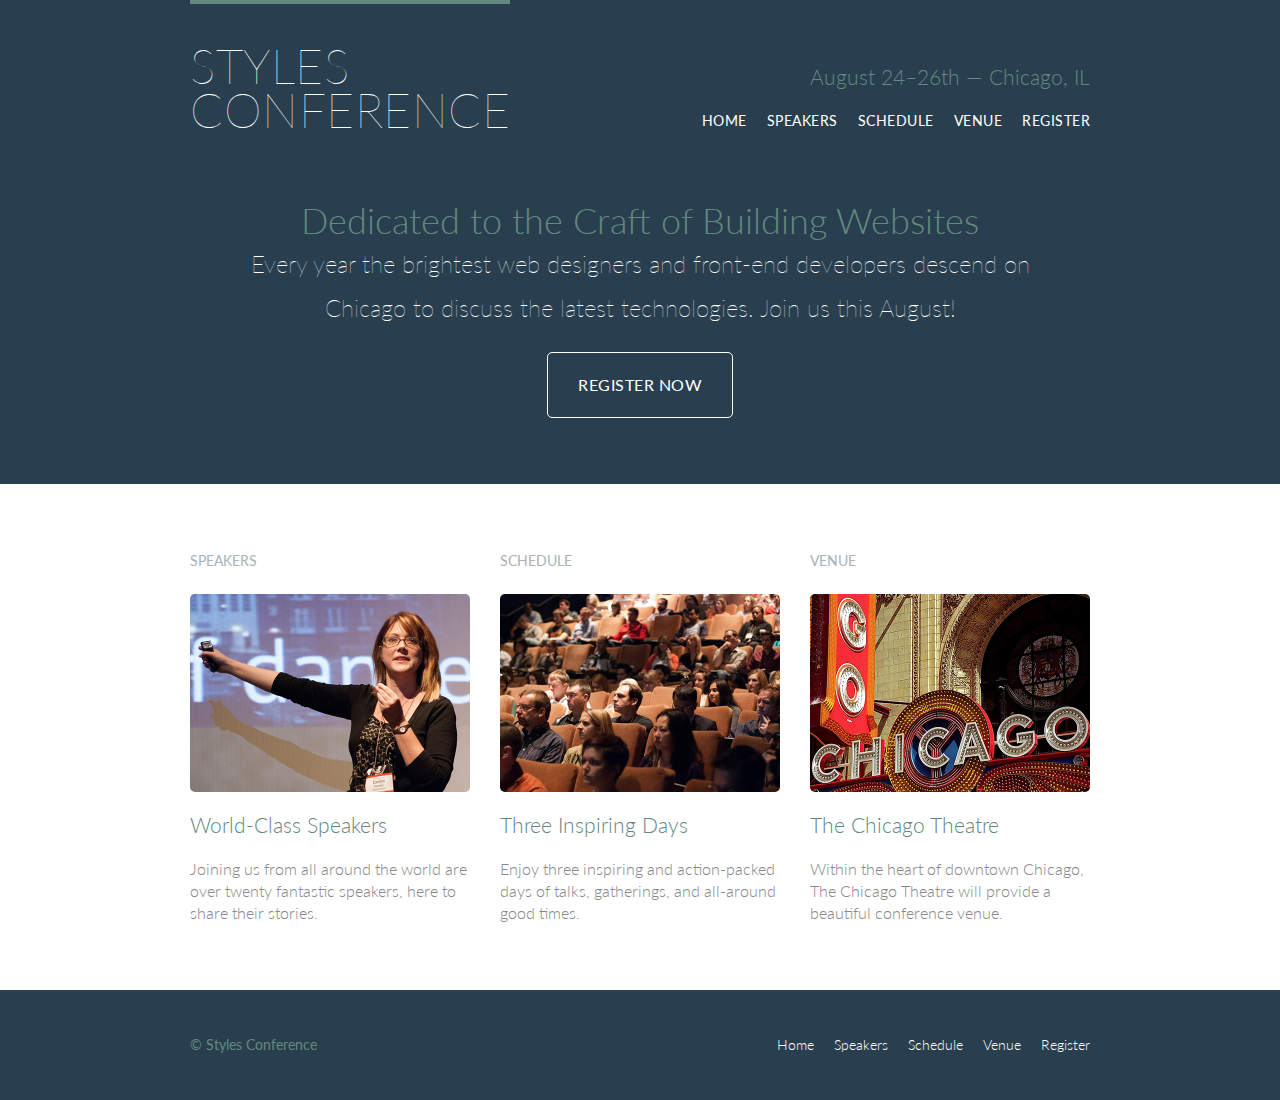
<file: index.html>
<!DOCTYPE html>
<html lang="en">

  <head>
    <meta charset="utf-8">
    <title>Styles Conference</title>
    <link rel="stylesheet" href="assets/stylesheets/main.css">
    <link rel="stylesheet" href="http://fonts.googleapis.com/css?family=Lato:100,300,400">
  </head>

  <body>

    <!-- Header -->

    <header class="primary-header container group">

      <h1 class="logo">
        <a href="index.html">Styles <br> Conference</a>
      </h1>

      <h3 class="tagline">August 24&ndash;26th &mdash; Chicago, IL</h3>

      <nav class="nav primary-nav">
        <ul>
          <li><a href="index.html">Home</a></li><!--
          --><li><a href="speakers.html">Speakers</a></li><!--
          --><li><a href="schedule.html">Schedule</a></li><!--
          --><li><a href="venue.html">Venue</a></li><!--
          --><li><a href="register.html">Register</a></li>
        </ul>
      </nav>

    </header>

    <!-- Hero -->

    <section class="hero container">

      <h2>Dedicated to the Craft of Building Websites</h2>

      <p>Every year the brightest web designers and front-end developers descend on Chicago to discuss the latest technologies. Join us this August!</p>

      <a class="btn btn-alt" href="register.html">Register Now</a>

    </section>

    <!-- Teasers -->

    <section class="row">
      <div class="grid">

        <!-- Speakers -->

        <section class="teaser col-1-3">
          <h5>Speakers</h5>
          <a href="speakers.html">
            <img src="assets/images/home/speakers.jpg" alt="Professional Speaker">
            <h3>World-Class Speakers</h3>
          </a>
          <p>Joining us from all around the world are over twenty fantastic speakers, here to share their stories.</p>
        </section><!--

        Schedule

        --><section class="teaser col-1-3">
          <h5>Schedule</h5>
          <a href="schedule.html">
            <img src="assets/images/home/schedule.jpg" alt="Conference Attendees">
            <h3>Three Inspiring Days</h3>
          </a>
          <p>Enjoy three inspiring and action-packed days of talks, gatherings, and all-around good times.</p>
        </section><!--

        Venue

        --><section class="teaser col-1-3">
          <h5>Venue</h5>
          <a href="venue.html">
            <img src="assets/images/home/venue.jpg" alt="The Chicago Theatre">
            <h3>The Chicago Theatre</h3>
          </a>
          <p>Within the heart of downtown Chicago, The Chicago Theatre will provide a beautiful conference venue.</p>
        </section>

      </div>
    </section>

    <!-- Footer -->

    <footer class="primary-footer container group">

      <small>&copy; Styles Conference</small>

      <nav class="nav">
        <ul>
          <li><a href="index.html">Home</a></li><!--
          --><li><a href="speakers.html">Speakers</a></li><!--
          --><li><a href="schedule.html">Schedule</a></li><!--
          --><li><a href="venue.html">Venue</a></li><!--
          --><li><a href="register.html">Register</a></li>
        </ul>
      </nav>

    </footer>

  </body>
</html>
</file>
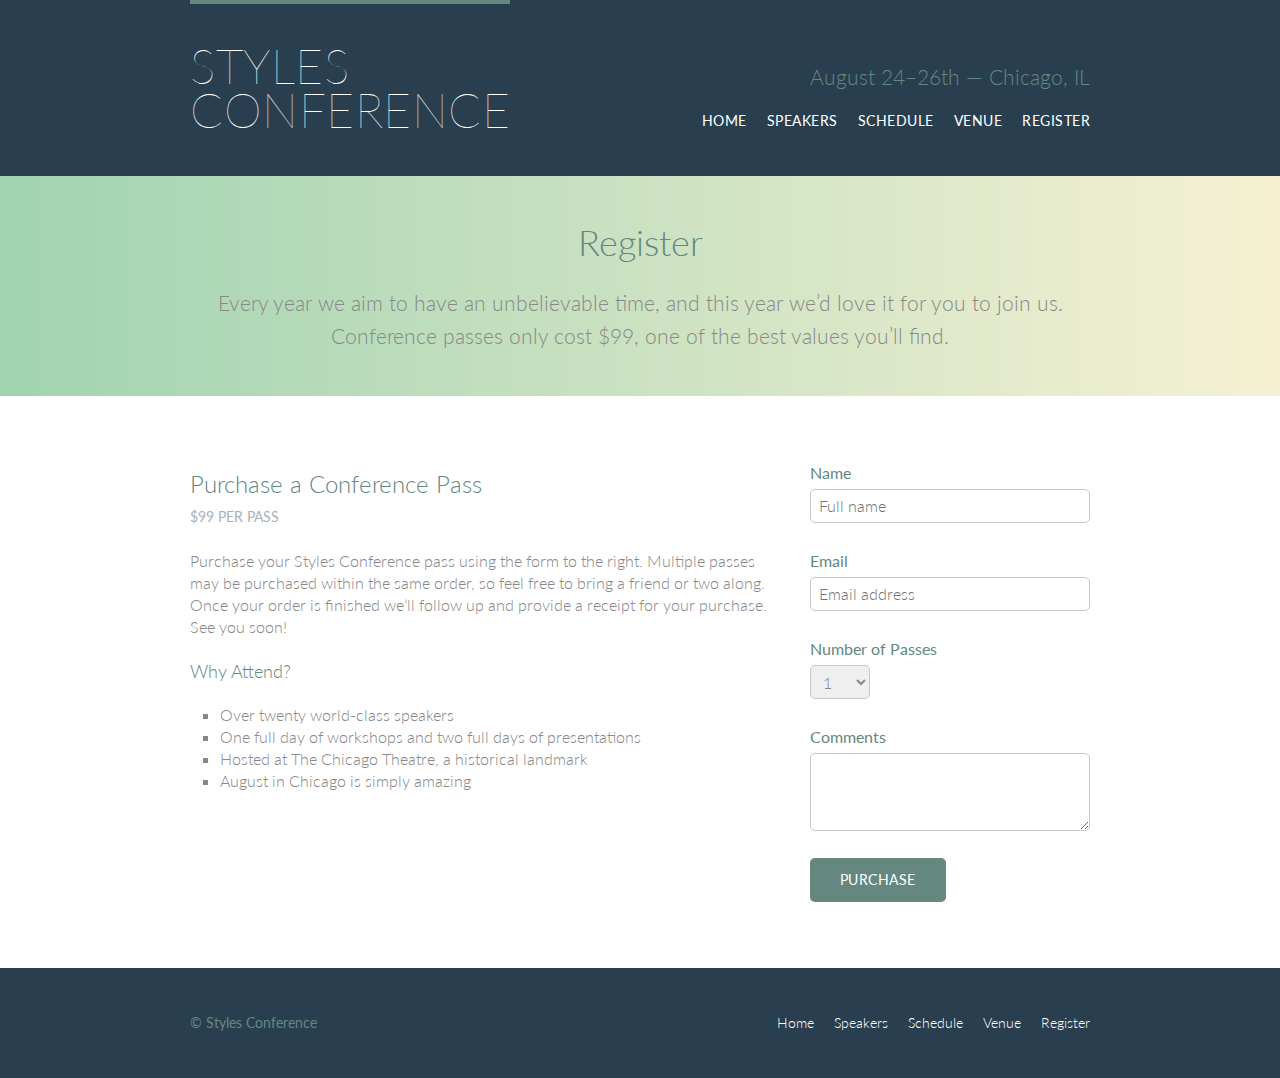
<file: register.html>
<!DOCTYPE html>
<html lang="en">

  <head>
    <meta charset="utf-8">
    <title>Register - Styles Conference</title>
    <link rel="stylesheet" href="assets/stylesheets/main.css">
    <link rel="stylesheet" href="http://fonts.googleapis.com/css?family=Lato:100,300,400">
  </head>

  <body>

    <!-- Header -->

    <header class="primary-header container group">

      <h1 class="logo">
        <a href="index.html">Styles <br> Conference</a>
      </h1>

      <h3 class="tagline">August 24&ndash;26th &mdash; Chicago, IL</h3>

      <nav class="nav primary-nav">
        <ul>
          <li><a href="index.html">Home</a></li><!--
          --><li><a href="speakers.html">Speakers</a></li><!--
          --><li><a href="schedule.html">Schedule</a></li><!--
          --><li><a href="venue.html">Venue</a></li><!--
          --><li><a href="register.html">Register</a></li>
        </ul>
      </nav>

    </header>

    <!-- Lead -->

    <section class="row-alt">
      <div class="lead container">

        <h1>Register</h1>

        <p>Every year we aim to have an unbelievable time, and this year we&#8217;d love it for you to join us. Conference passes only cost $99, one of the best values you&#8217;ll find.</p>

      </div>
    </section>

    <section class="row">
      <div class="grid">
        <section class="col-2-3">
          <h2>Purchase a Conference Pass</h2>
          <h5>$99 per Pass</h5>

          <p>Purchase your Styles Conference pass using the form to the right. Multiple passes may be purchased within the same order, so feel free to bring a friend or two along. Once your order is finished we&#8217;ll follow up and provide a receipt for your purchase. See you soon!</p>

          <h4>Why Attend?</h4>

          <ul class="why-attend">
            <li>Over twenty world-class speakers</li>
            <li>One full day of workshops and two full days of presentations</li>
            <li>Hosted at The Chicago Theatre, a historical landmark</li>
            <li>August in Chicago is simply amazing</li>
          </ul>
        </section><!--
    
        --><form class="col-1-3" action="#" method="post">
          <fieldset class="register-group">

            <label>
              Name
              <input type="text" name="name" placeholder="Full name" required>
            </label>
        
            <label>
              Email
              <input type="email" name="email" placeholder="Email address" required>
            </label>
        
            <label>
              Number of Passes
              <select name="quantity" required>
                <option value="1" selected>1</option>
                <option value="2">2</option>
                <option value="3">3</option>
                <option value="4">4</option>
                <option value="5">5</option>
              </select>
            </label>
        
            <label>
              Comments
              <textarea name="comments"></textarea>
            </label>
        
          </fieldset>
        
          <input class="btn btn-default" type="submit" name="submit" value="Purchase">
        </form>
      </div>
    </section>

    <!-- Footer -->

    <footer class="primary-footer container group">

      <small>&copy; Styles Conference</small>

      <nav class="nav">
        <ul>
          <li><a href="index.html">Home</a></li><!--
          --><li><a href="speakers.html">Speakers</a></li><!--
          --><li><a href="schedule.html">Schedule</a></li><!--
          --><li><a href="venue.html">Venue</a></li><!--
          --><li><a href="register.html">Register</a></li>
        </ul>
      </nav>

    </footer>

  </body>
</html>
</file>
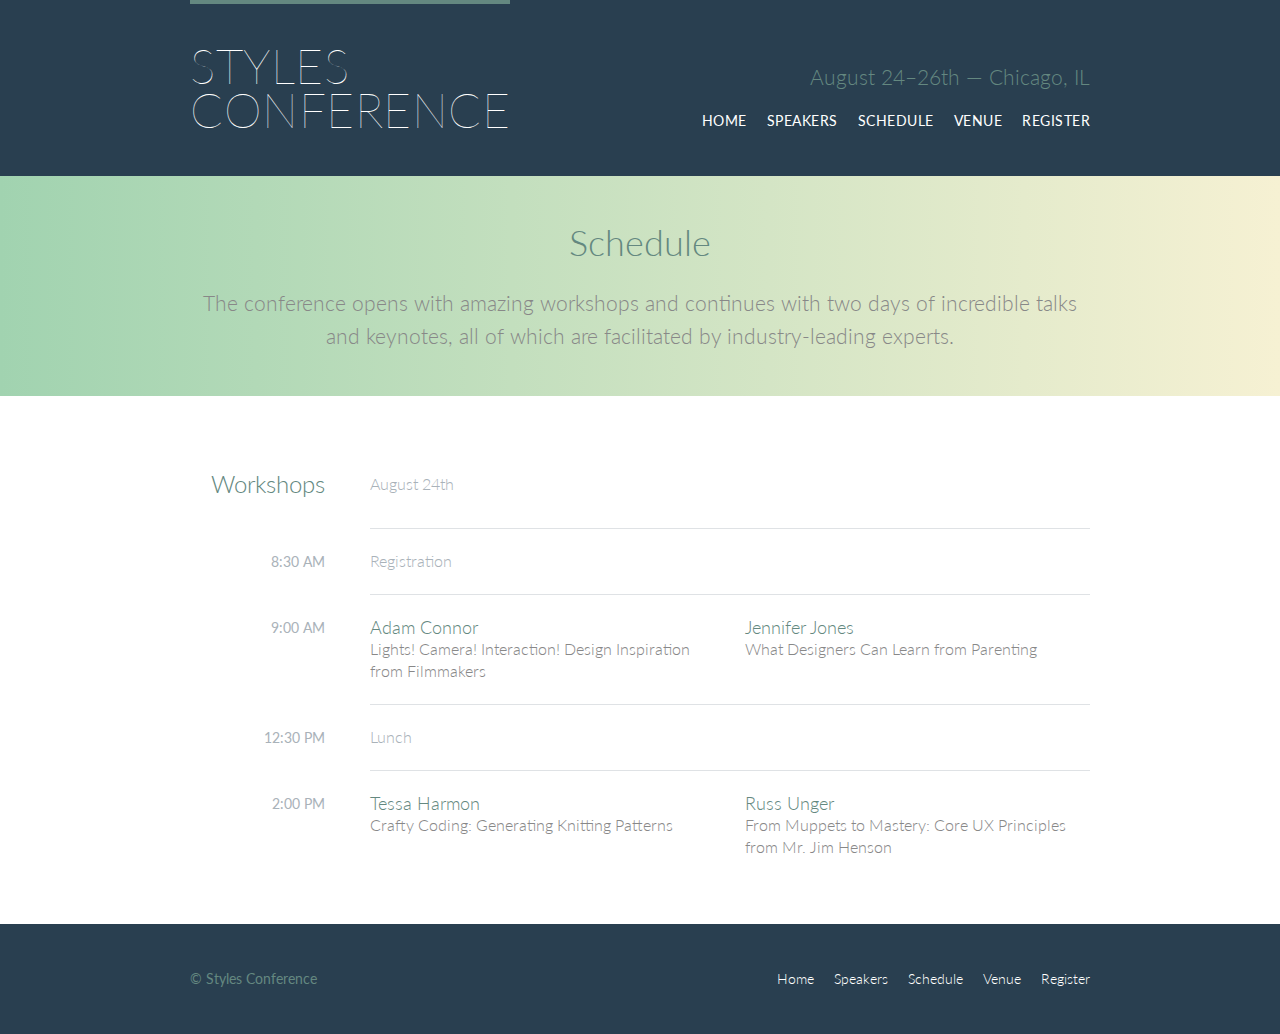
<file: schedule.html>
<!DOCTYPE html>
<html lang="en">

  <head>
    <meta charset="utf-8">
    <title>Schedule - Styles Conference</title>
    <link rel="stylesheet" href="assets/stylesheets/main.css">
    <link rel="stylesheet" href="http://fonts.googleapis.com/css?family=Lato:100,300,400">
  </head>

  <body>

    <!-- Header -->

    <header class="primary-header container group">

      <h1 class="logo">
        <a href="index.html">Styles <br> Conference</a>
      </h1>

      <h3 class="tagline">August 24&ndash;26th &mdash; Chicago, IL</h3>

      <nav class="nav primary-nav">
        <ul>
          <li><a href="index.html">Home</a></li><!--
          --><li><a href="speakers.html">Speakers</a></li><!--
          --><li><a href="schedule.html">Schedule</a></li><!--
          --><li><a href="venue.html">Venue</a></li><!--
          --><li><a href="register.html">Register</a></li>
        </ul>
      </nav>

    </header>

    <!-- Lead -->

    <section class="row-alt">
      <div class="lead container">

        <h1>Schedule</h1>

        <p>The conference opens with amazing workshops and continues with two days of incredible talks and keynotes, all of which are facilitated by industry-leading experts.</p>

      </div>
    </section>

    <section class="row">
      <div class="container">

        <table>
          <thead>
            <tr>
              <th scope="row">
                Workshops
              </th>
              <td class="schedule-offset" colspan="2">
                August 24th
              </td>
            </tr>
          </thead>
          <tbody>
            <tr>
              <th scope="row">
                <time datetime="08:30:00">8:30 AM</time>
              </th>
              <td class="schedule-offset" colspan="2">
                Registration
              </td>
            </tr>
            <tr>
              <th scope="row">
                <time datetime="09:00:00">9:00 AM</time>
              </th>
              <td>
                <a href="speakers.html#adam-connor">
                  <h4>Adam Connor</h4>
                  Lights! Camera! Interaction! Design Inspiration from Filmmakers
                </a>
              </td>
              <td>
                <a href="speakers.html#jennifer-jones">
                  <h4>Jennifer Jones</h4>
                  What Designers Can Learn from Parenting
                </a>
              </td>
            </tr>
            <tr>
              <th scope="row">
                <time datetime="12:30:00">12:30 PM</time>
              </th>
              <td class="schedule-offset" colspan="2">
                Lunch
              </td>
            </tr>
            <tr>
              <th scope="row">
                <time datetime="14:00">2:00 PM</time>
              </th>
              <td>
                <a href="speakers.html#tessa-harmon">
                  <h4>Tessa Harmon</h4>
                  Crafty Coding: Generating Knitting Patterns
                </a>
              </td>
              <td>
                <a href="speakers.html#russ-unger">
                  <h4>Russ Unger</h4>
                  From Muppets to Mastery: Core UX Principles from Mr. Jim Henson
                </a>
              </td>
            </tr>
          </tbody>
        </table>

      </div>
    </section>

    <!-- Footer -->

    <footer class="primary-footer container group">

      <small>&copy; Styles Conference</small>

      <nav class="nav">
        <ul>
          <li><a href="index.html">Home</a></li><!--
          --><li><a href="speakers.html">Speakers</a></li><!--
          --><li><a href="schedule.html">Schedule</a></li><!--
          --><li><a href="venue.html">Venue</a></li><!--
          --><li><a href="register.html">Register</a></li>
        </ul>
      </nav>

    </footer>

  </body>
</html>
</file>
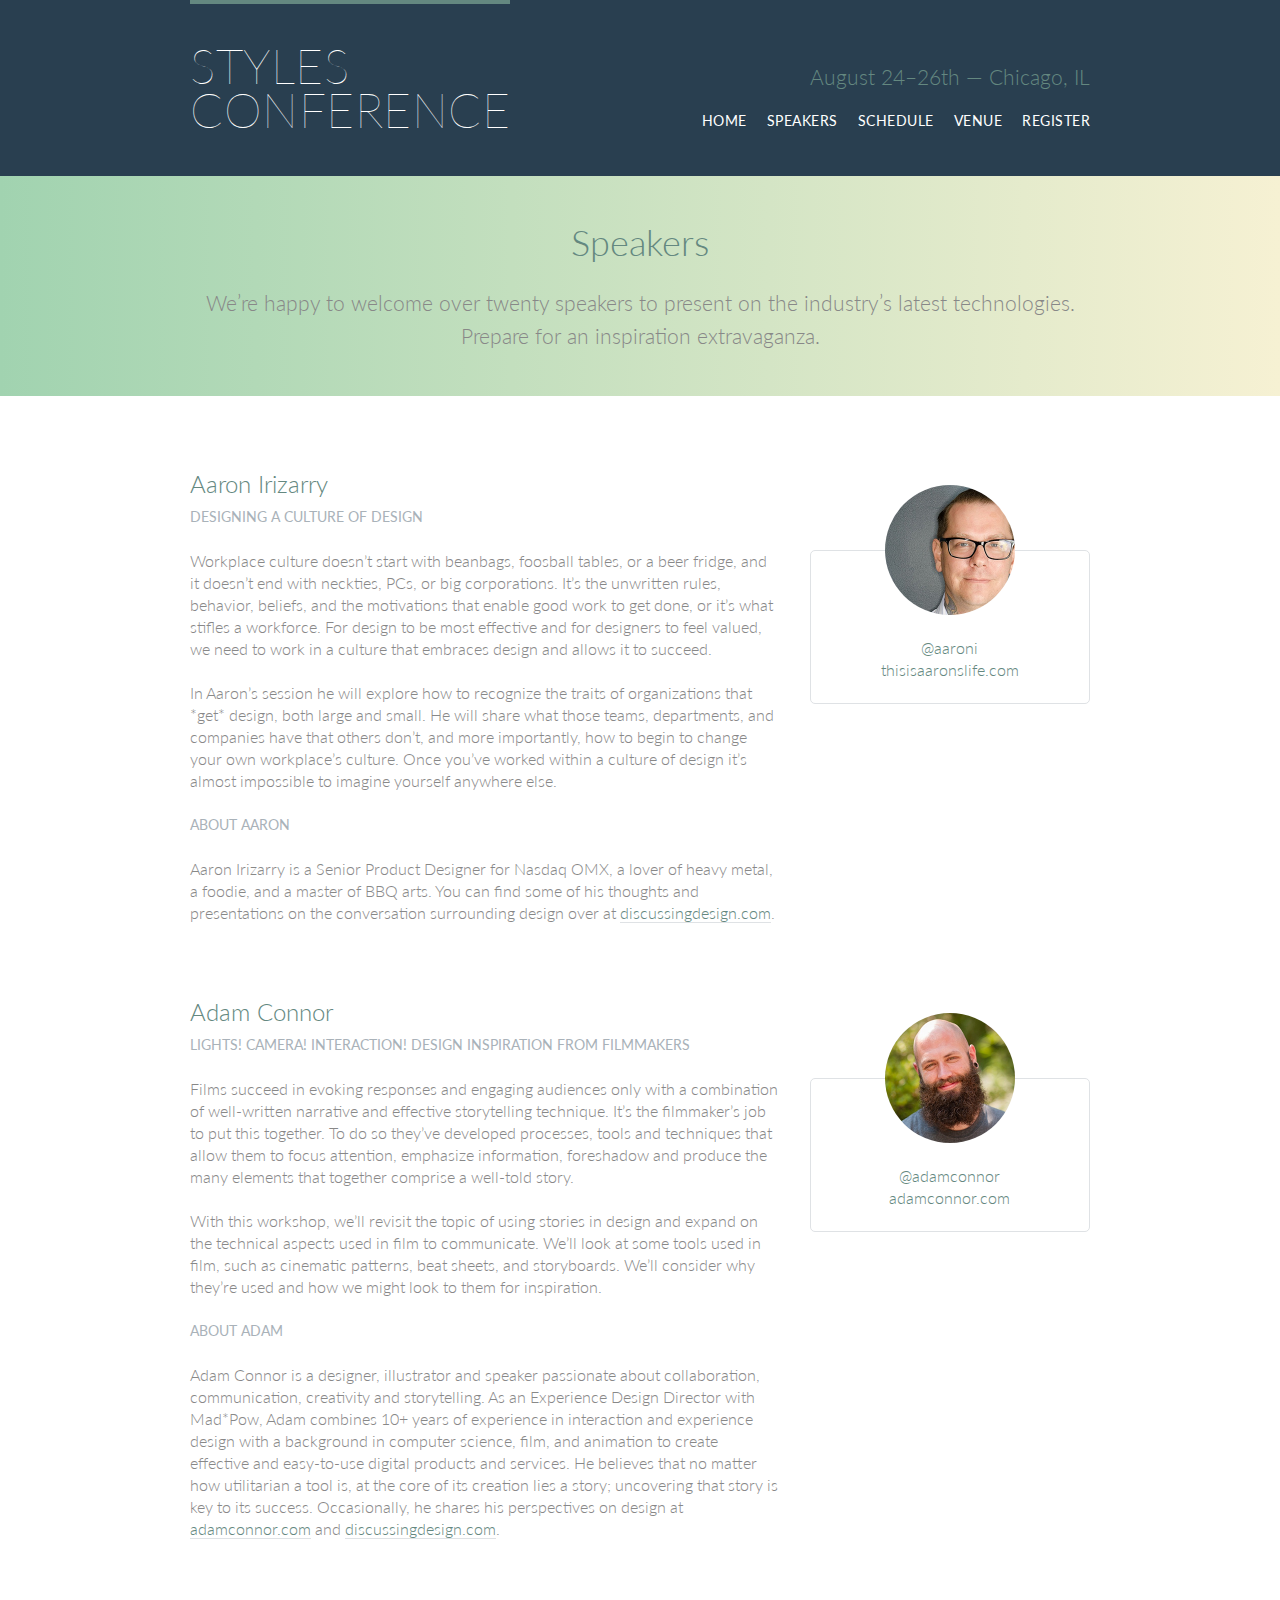
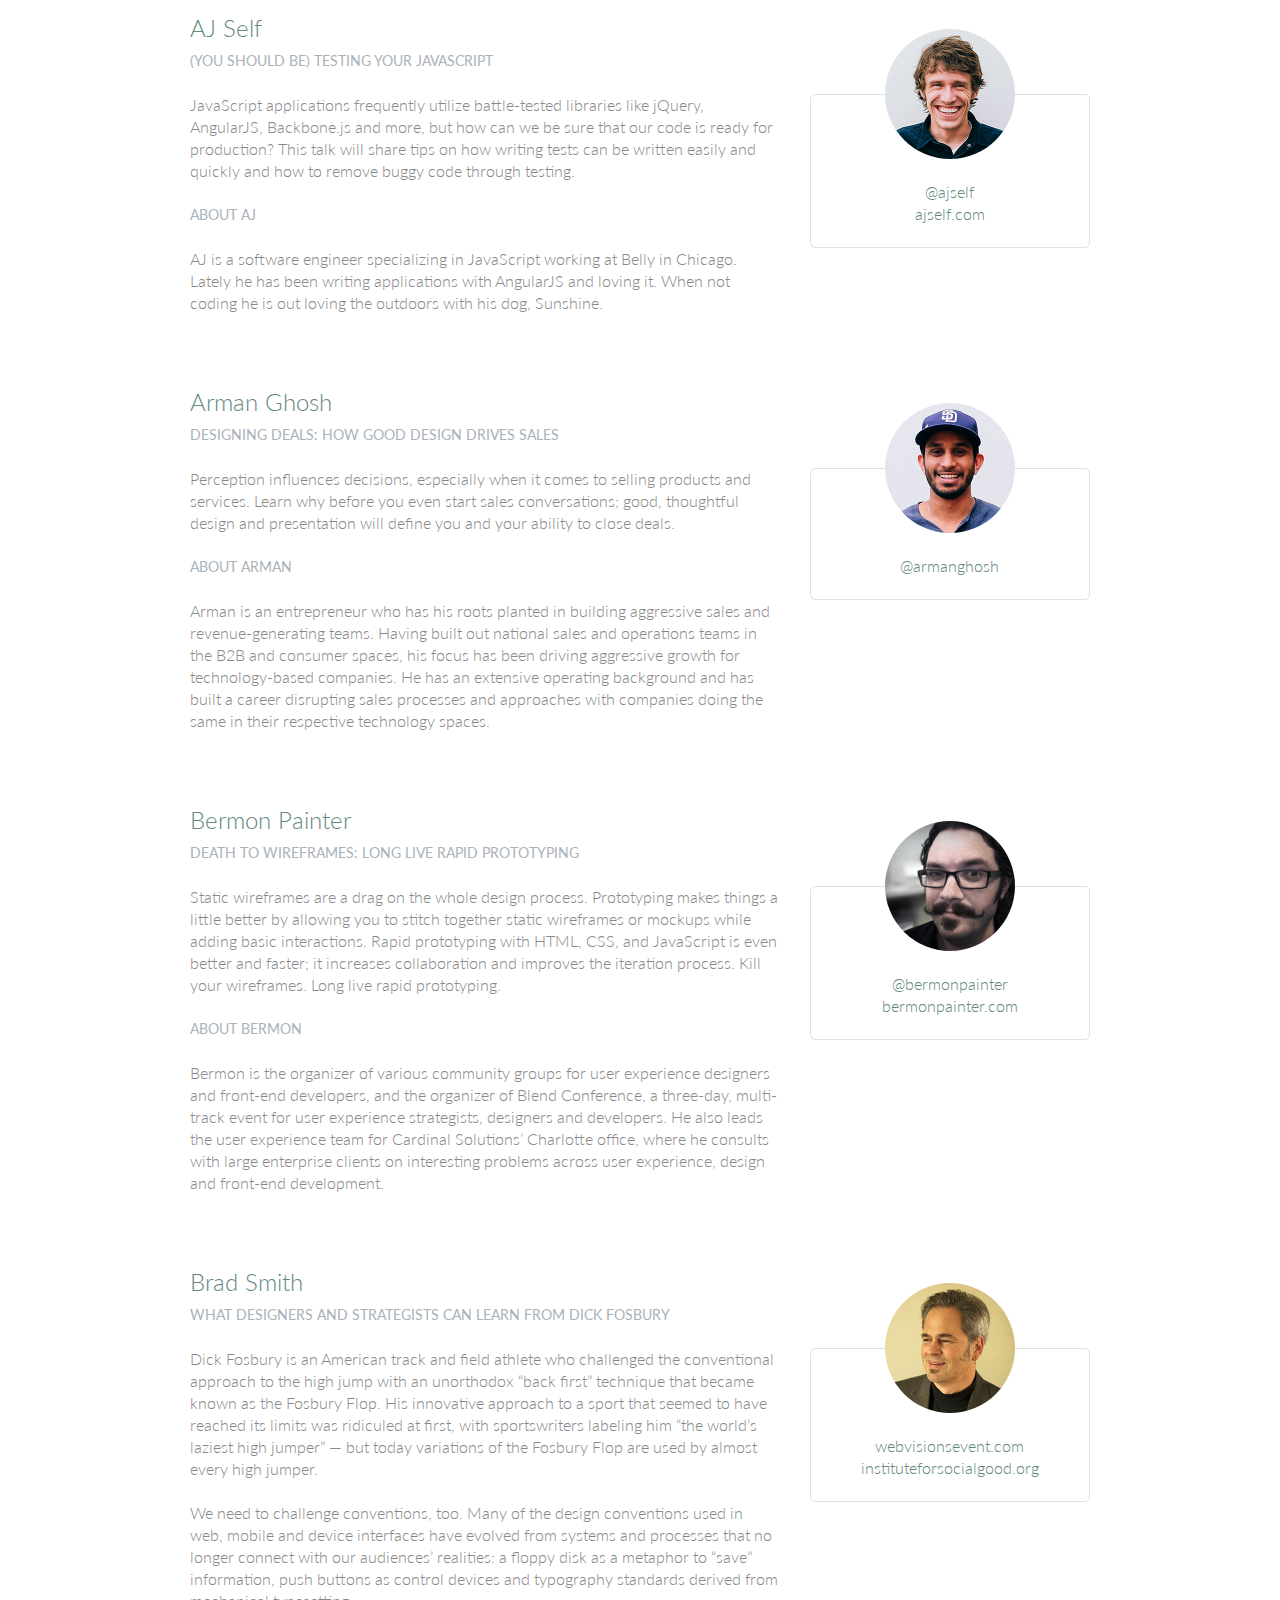
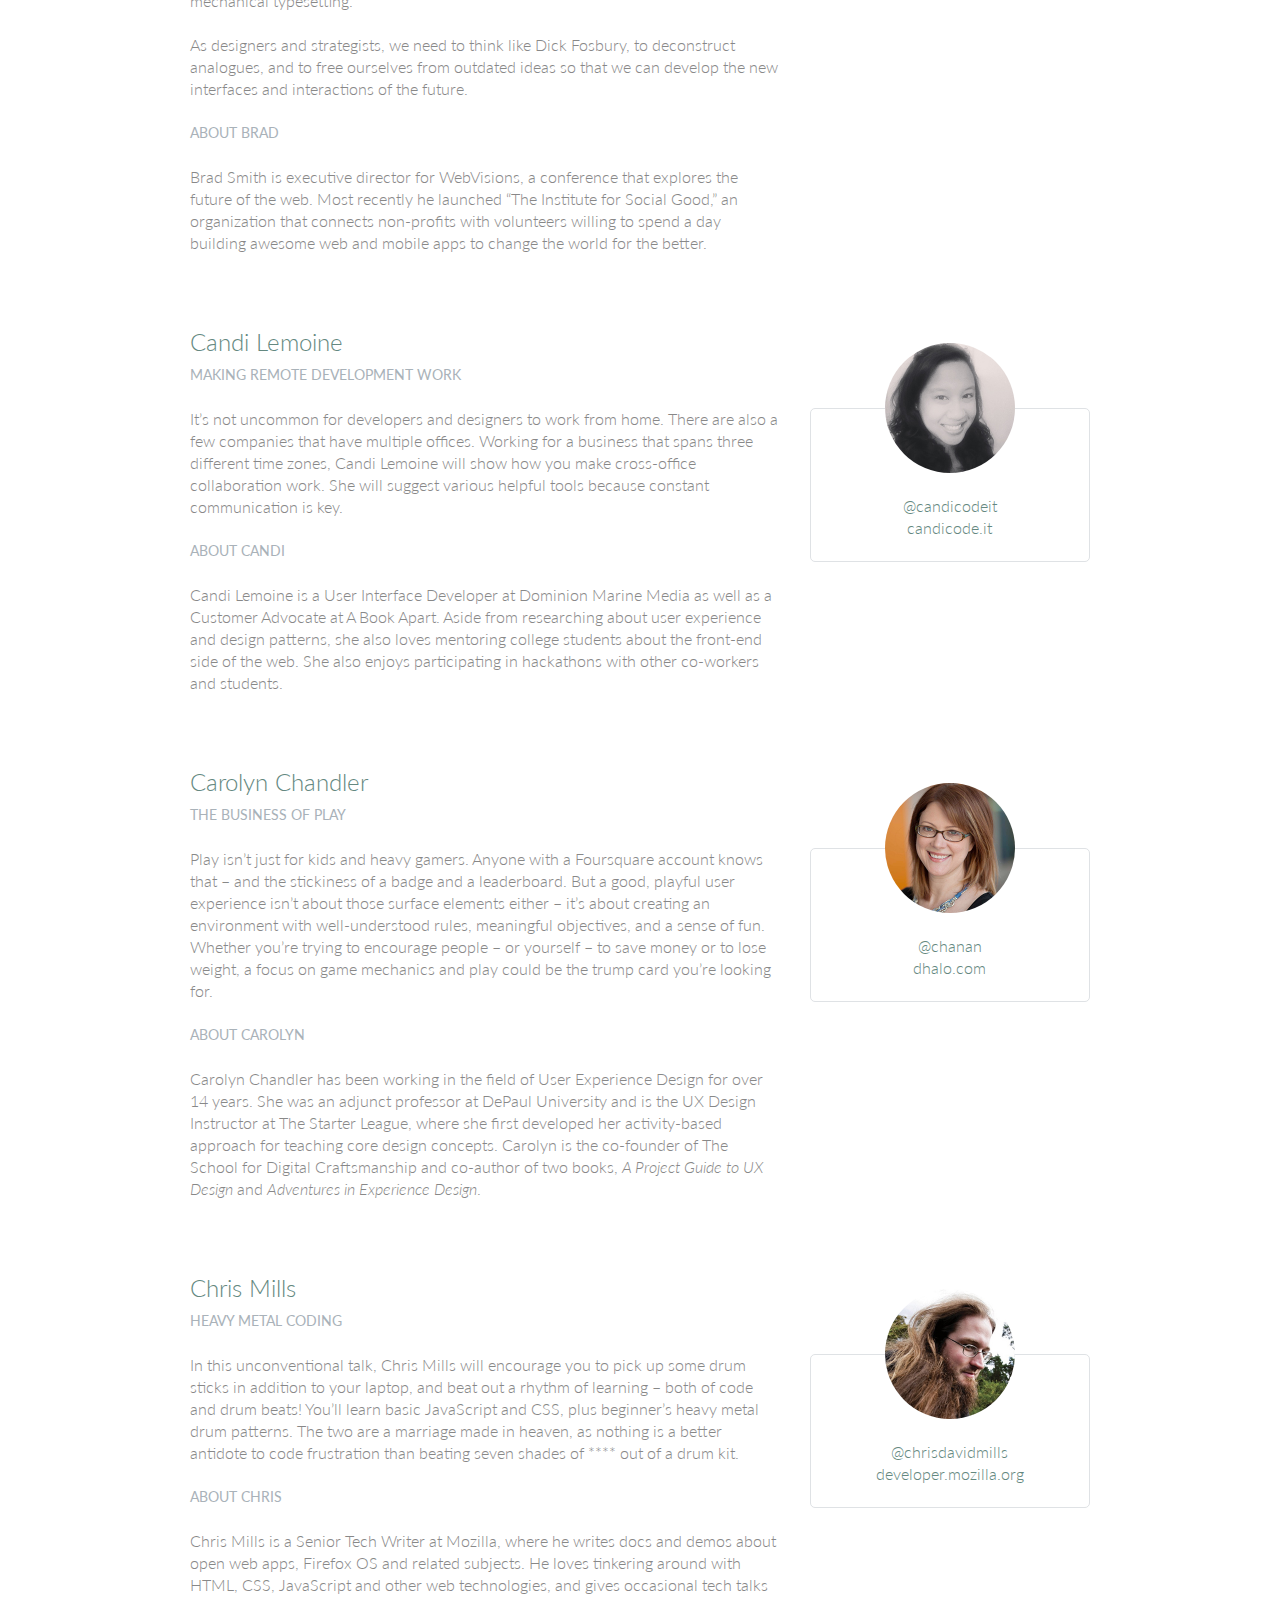
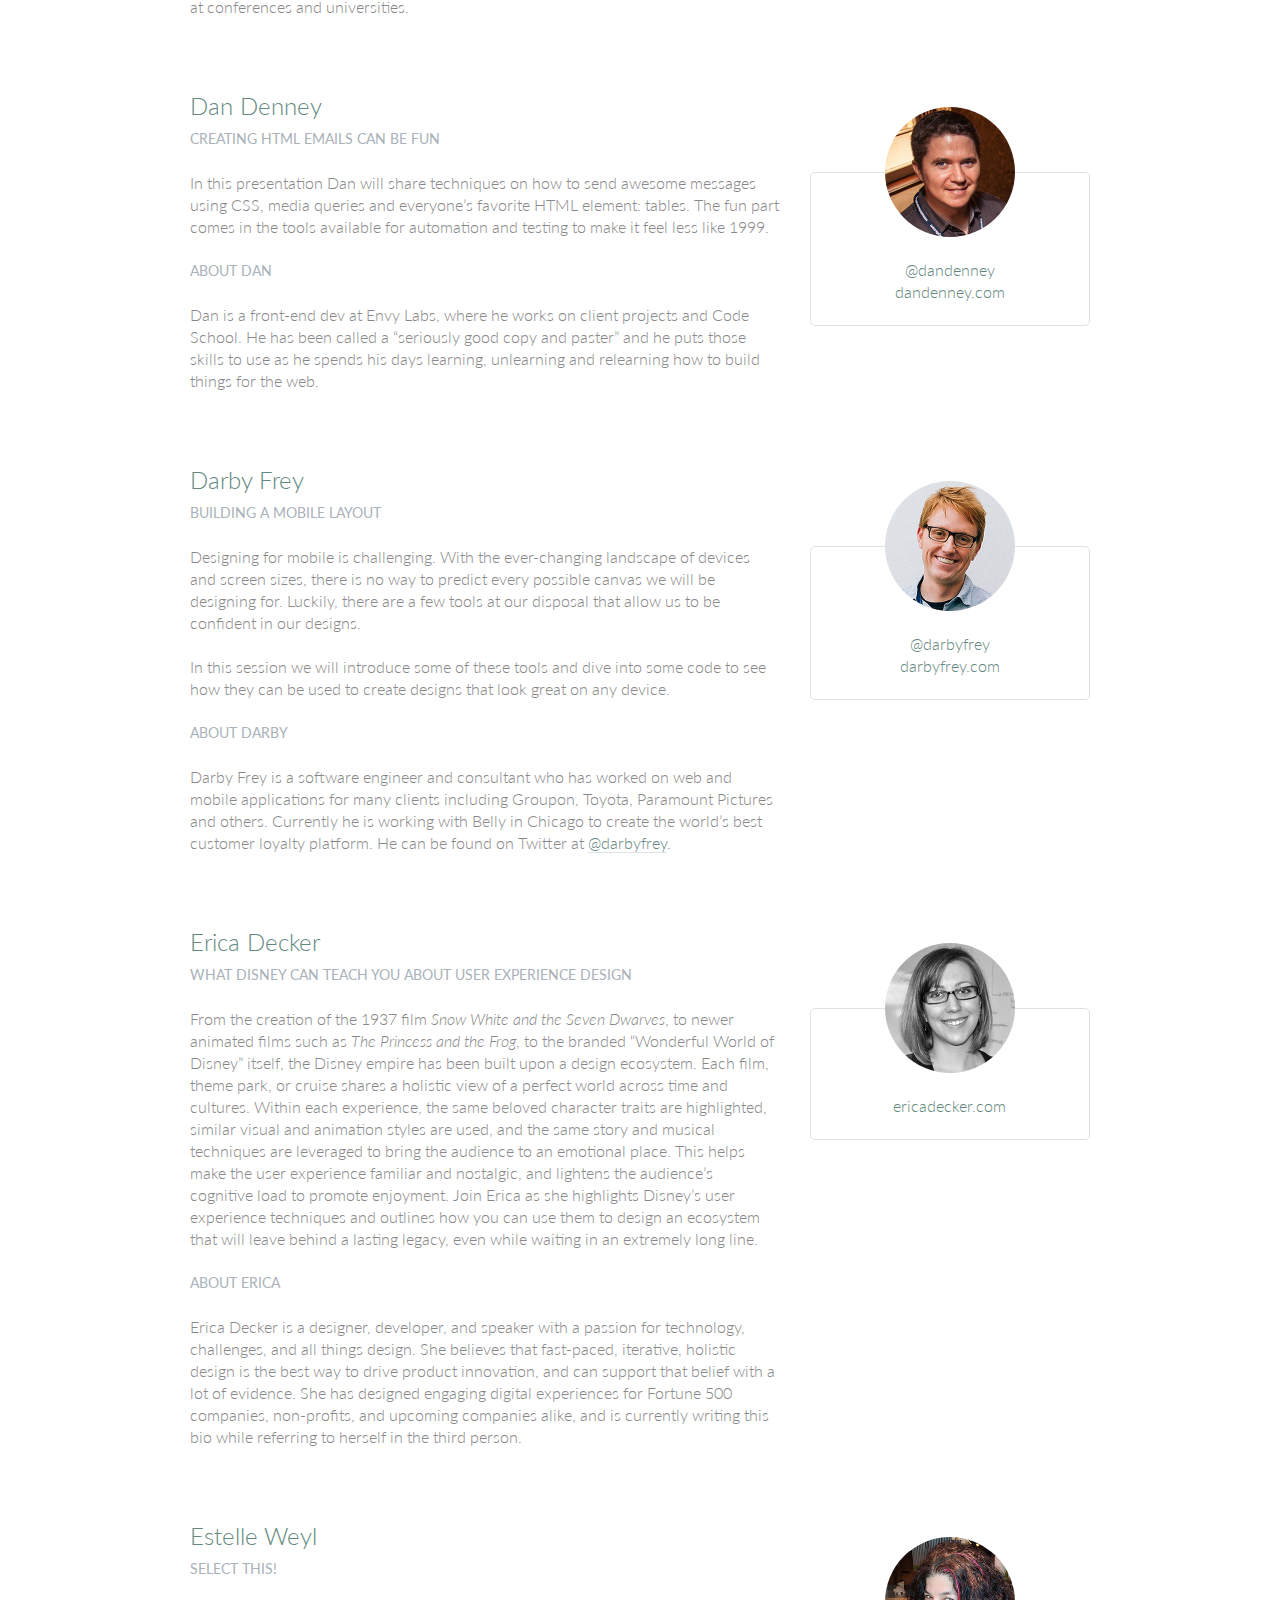
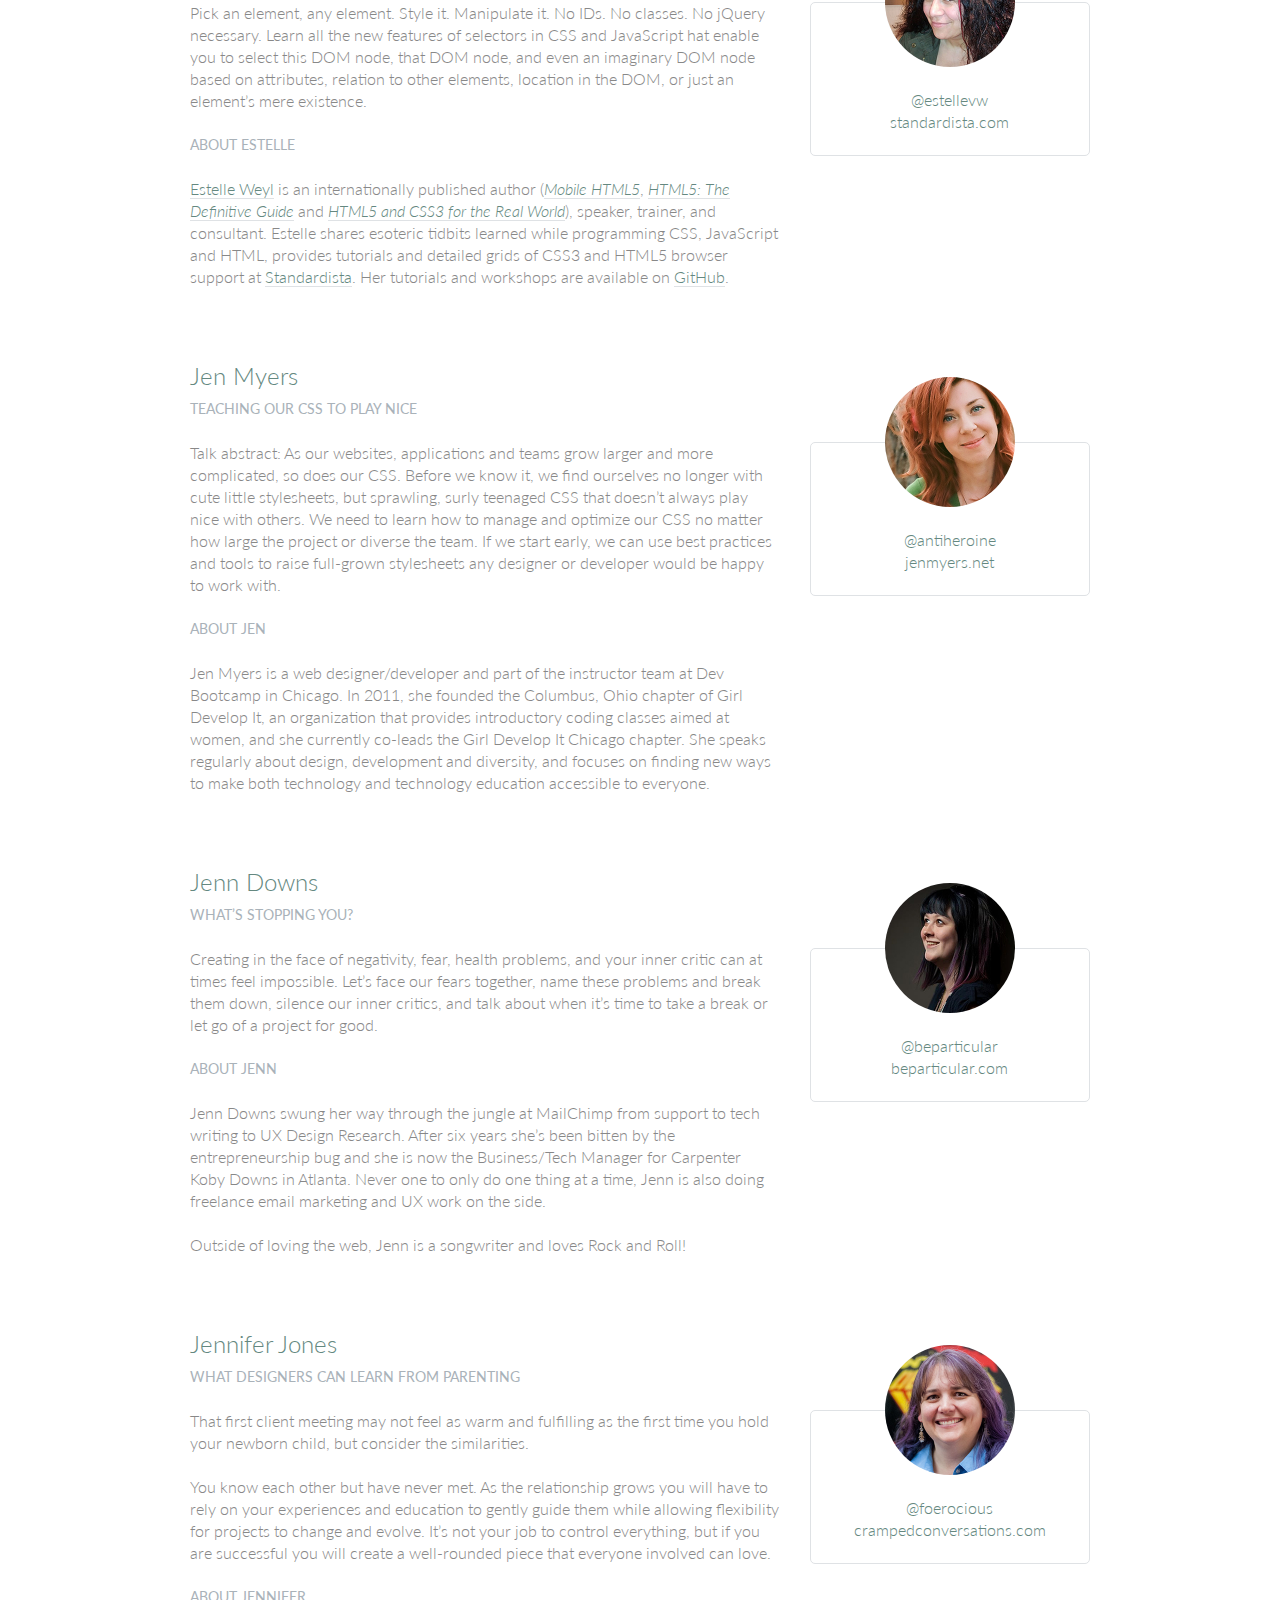
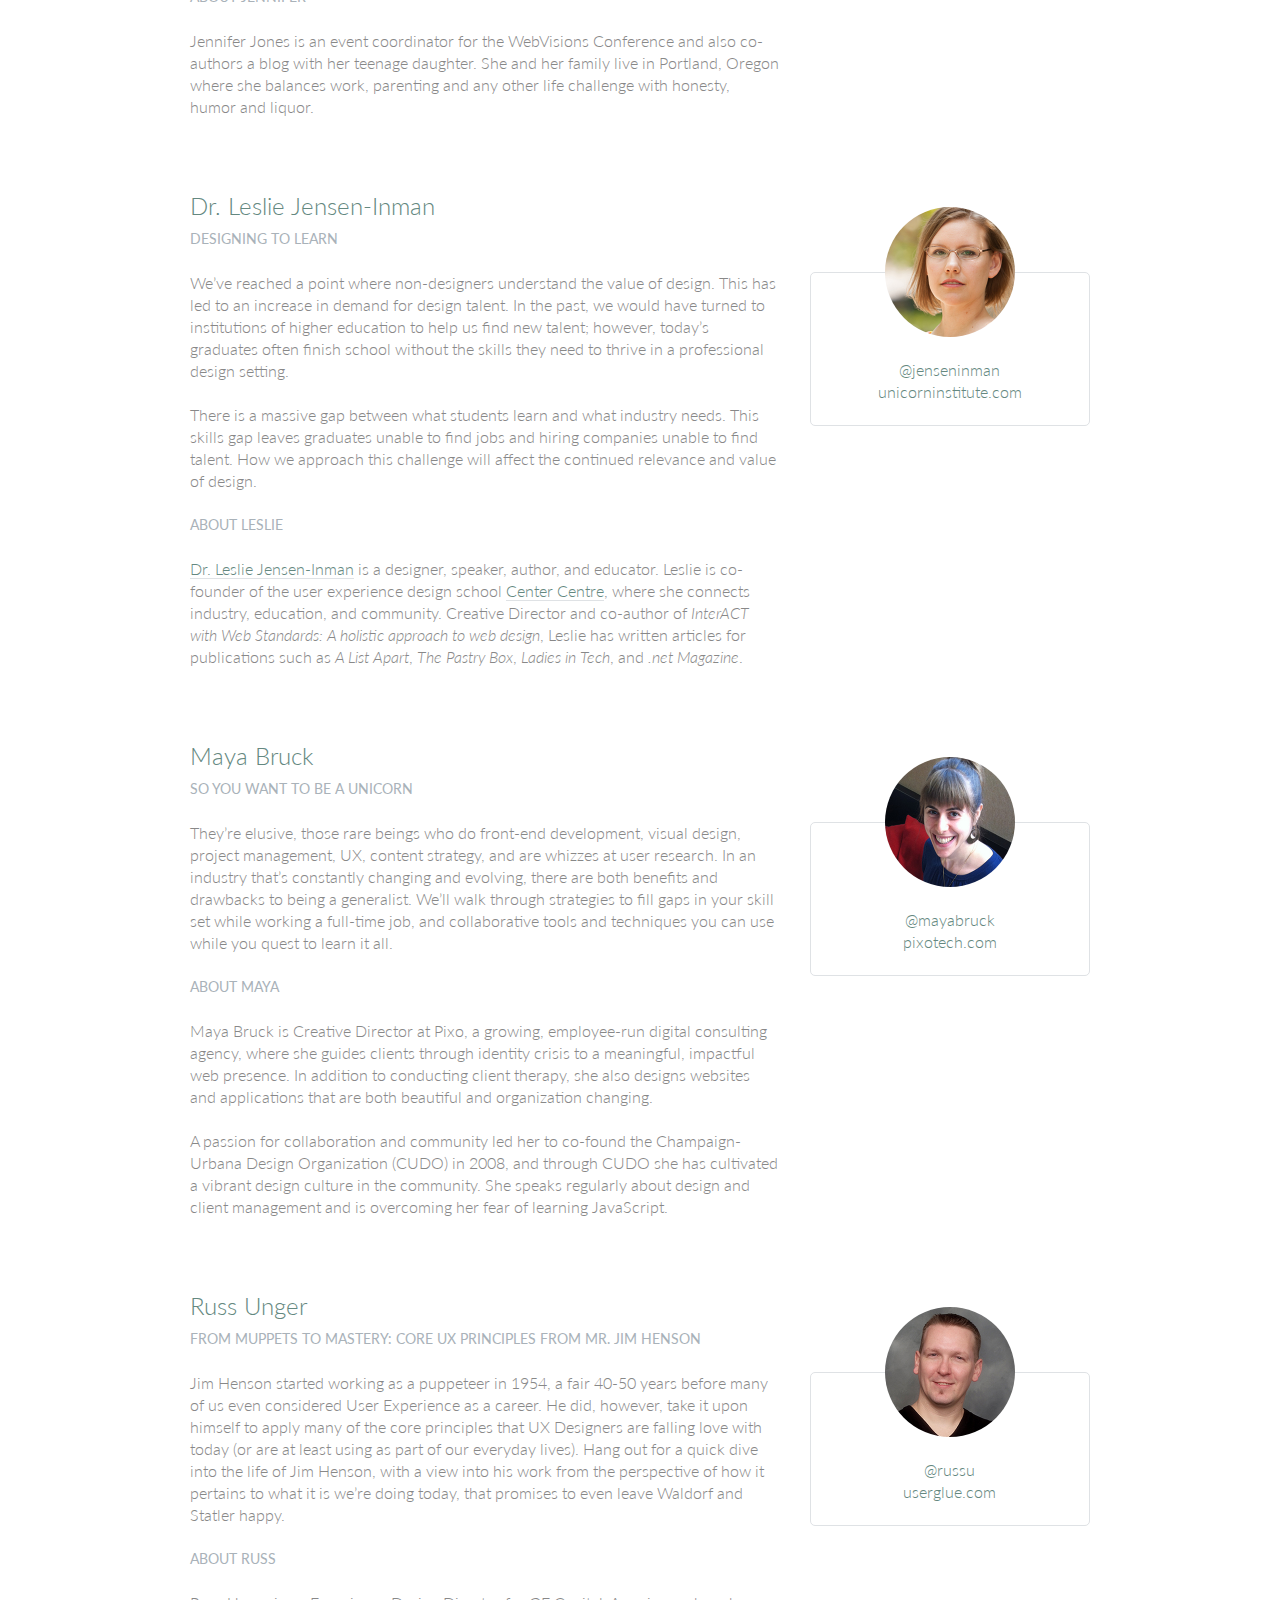
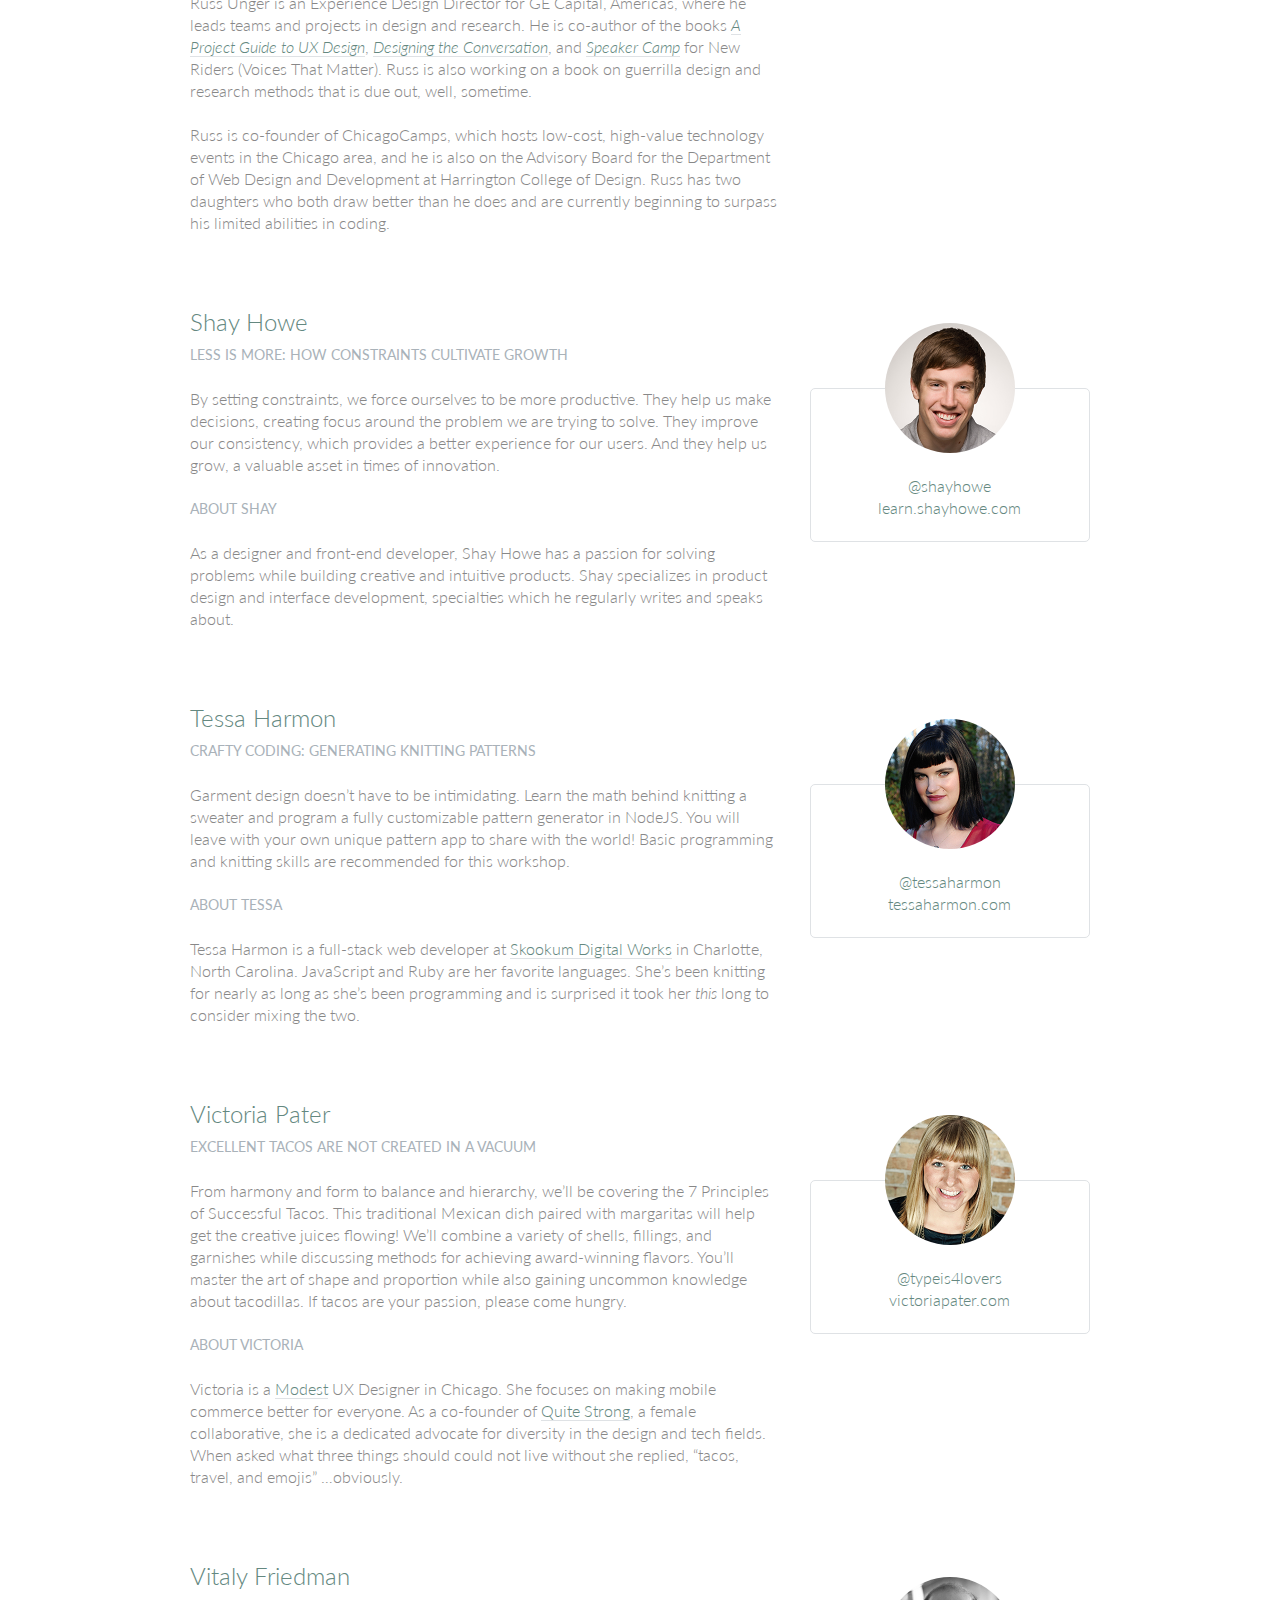
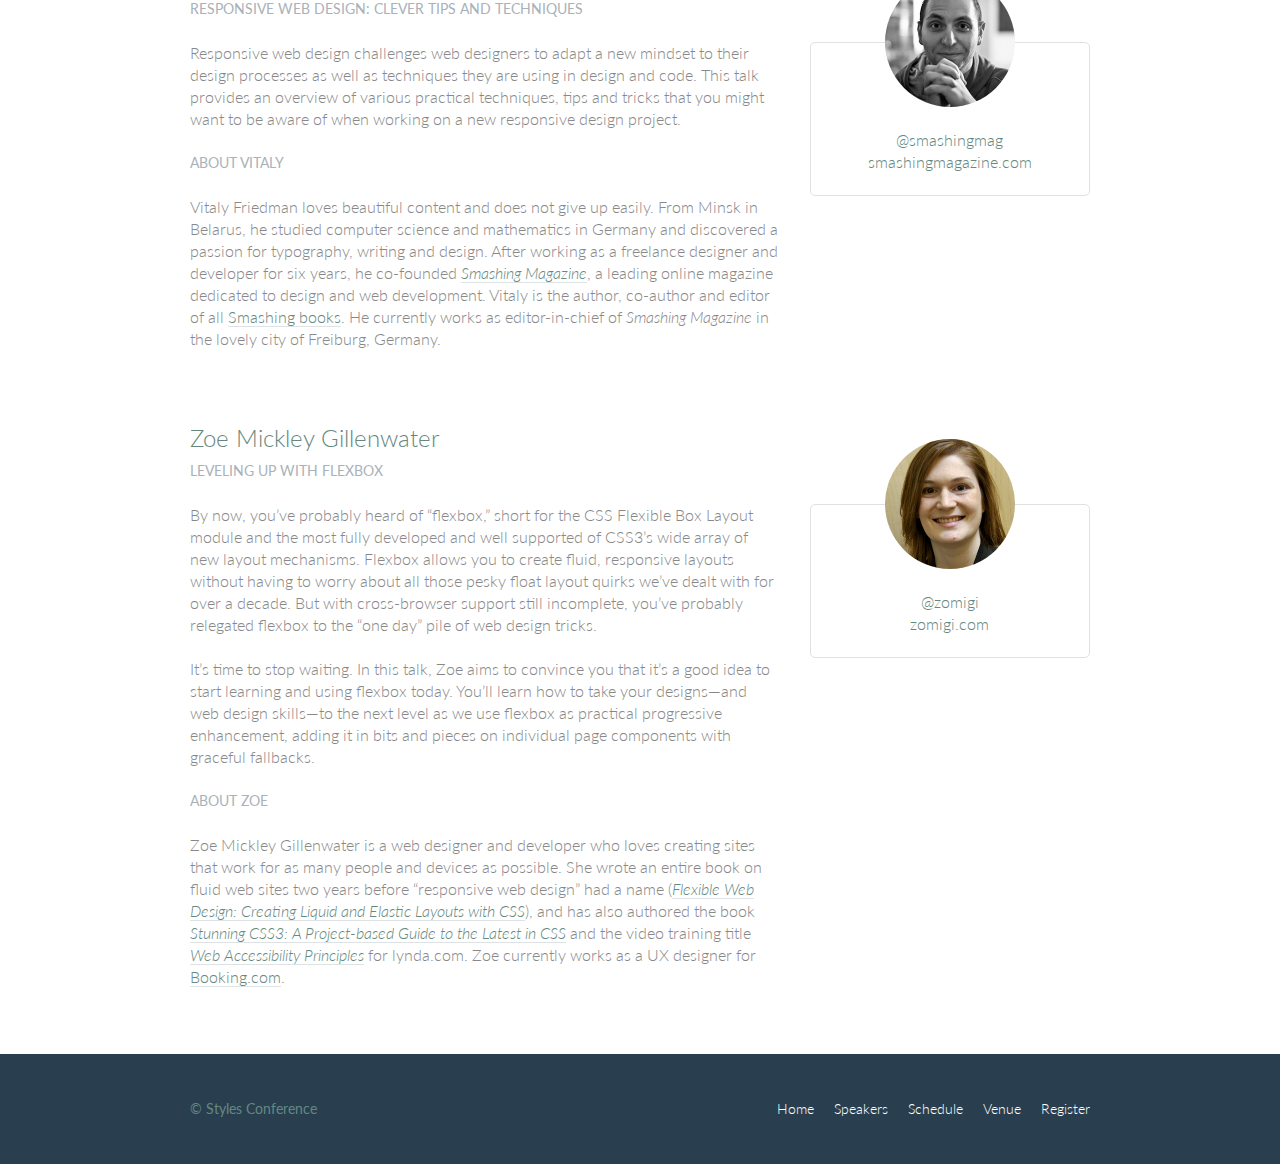
<file: speakers.html>
<!DOCTYPE html>
<html lang="en">

  <head>
    <meta charset="utf-8">
    <title>Speakers - Styles Conference</title>
    <link rel="stylesheet" href="assets/stylesheets/main.css">
    <link rel="stylesheet" href="http://fonts.googleapis.com/css?family=Lato:100,300,400">
  </head>

  <body>

    <!-- Header -->

    <header class="primary-header container group">

      <h1 class="logo">
        <a href="index.html">Styles <br> Conference</a>
      </h1>

      <h3 class="tagline">August 24&ndash;26th &mdash; Chicago, IL</h3>

      <nav class="nav primary-nav">
        <ul>
          <li><a href="index.html">Home</a></li><!--
          --><li><a href="speakers.html">Speakers</a></li><!--
          --><li><a href="schedule.html">Schedule</a></li><!--
          --><li><a href="venue.html">Venue</a></li><!--
          --><li><a href="register.html">Register</a></li>
        </ul>
      </nav>

    </header>

    <!-- Lead -->

    <section class="row-alt">
      <div class="lead container">

        <h1>Speakers</h1>

        <p>We&#8217;re happy to welcome over twenty speakers to present on the industry&#8217;s latest technologies. Prepare for an inspiration extravaganza.</p>

      </div>
    </section>

    <!-- Main content -->

    <section class="row">
      <div class="grid">

        <!-- Aaron Irizarry -->

        <section class="speaker" id="aaron-irizarry">

          <div class="col-2-3">

            <h2>Aaron Irizarry</h2>
            <h5>Designing a Culture of Design</h5>

            <p>Workplace culture doesn&#8217;t start with beanbags, foosball tables, or a beer fridge, and it doesn&#8217;t end with neckties, PCs, or big corporations. It&#8217;s the unwritten rules, behavior, beliefs, and the motivations that enable good work to get done, or it&#8217;s what stifles a workforce. For design to be most effective and for designers to feel valued, we need to work in a culture that embraces design and allows it to succeed.</p>

            <p>In Aaron&#8217;s session he will explore how to recognize the traits of organizations that *get* design, both large and small. He will share what those teams, departments, and companies have that others don&#8217;t, and more importantly, how to begin to change your own workplace&#8217;s culture. Once you&#8217;ve worked within a culture of design it&#8217;s almost impossible to imagine yourself anywhere else.</p>

            <h5>About Aaron</h5>

            <p>Aaron Irizarry is a Senior Product Designer for Nasdaq OMX, a lover of heavy metal, a foodie, and a master of BBQ arts. You can find some of his thoughts and presentations on the conversation surrounding design over at <a href="http://www.discussingdesign.com/">discussingdesign.com</a>.</p>

          </div><!--

          --><aside class="col-1-3">
            <div class="speaker-info">

              <img src="assets/images/speakers/aaron-irizarry.jpg" alt="Aaron Irizarry">

              <ul>
                <li><a href="https://twitter.com/aaroni">@aaroni</a></li>
                <li><a href="http://www.thisisaaronslife.com/">thisisaaronslife.com</a></li>
              </ul>

            </div>
          </aside>

        </section>

        <!-- Adam Connor -->

        <section class="speaker" id="adam-connor">

          <div class="col-2-3">

            <h2>Adam Connor</h2>
            <h5>Lights! Camera! Interaction! Design Inspiration from Filmmakers</h5>

            <p>Films succeed in evoking responses and engaging audiences only with a combination of well-written narrative and effective storytelling technique. It&#8217;s the filmmaker&#8217;s job to put this together. To do so they&#8217;ve developed processes, tools and techniques that allow them to focus attention, emphasize information, foreshadow and produce the many elements that together comprise a well-told story.</p>

            <p>With this workshop, we&#8217;ll revisit the topic of using stories in design and expand on the technical aspects used in film to communicate. We&#8217;ll look at some tools used in film, such as cinematic patterns, beat sheets, and storyboards. We&#8217;ll consider why they&#8217;re used and how we might look to them for inspiration.</p>

            <h5>About Adam</h5>

            <p>Adam Connor is a designer, illustrator and speaker passionate about collaboration, communication, creativity and storytelling. As an Experience Design Director with Mad*Pow, Adam combines 10+ years of experience in interaction and experience design with a background in computer science, film, and animation to create effective and easy-to-use digital products and services. He believes that no matter how utilitarian a tool is, at the core of its creation lies a story; uncovering that story is key to its success. Occasionally, he shares his perspectives on design at <a href="http://adamconnor.com/">adamconnor.com</a> and <a href="http://www.discussingdesign.com/">discussingdesign.com</a>.</p>

          </div><!--

          --><aside class="col-1-3">
            <div class="speaker-info">

              <img src="assets/images/speakers/adam-connor.jpg" alt="Adam Connor">

              <ul>
                <li><a href="https://twitter.com/adamconnor">@adamconnor</a></li>
                <li><a href="http://adamconnor.com/">adamconnor.com</a></li>
              </ul>

            </div>
          </aside>

        </section>

        <!-- AJ Self -->

        <section class="speaker" id="aj-self">

          <div class="col-2-3">

            <h2>AJ Self</h2>
            <h5>(You Should Be) Testing Your JavaScript</h5>

            <p>JavaScript applications frequently utilize battle-tested libraries like jQuery, AngularJS, Backbone.js and more, but how can we be sure that our code is ready for production? This talk will share tips on how writing tests can be written easily and quickly and how to remove buggy code through testing.</p>

            <h5>About AJ</h5>

            <p>AJ is a software engineer specializing in JavaScript working at Belly in Chicago. Lately he has been writing applications with AngularJS and loving it. When not coding he is out loving the outdoors with his dog, Sunshine.</p>

          </div><!--

          --><aside class="col-1-3">
            <div class="speaker-info">

              <img src="assets/images/speakers/aj-self.jpg" alt="AJ Self">

              <ul>
                <li><a href="https://twitter.com/ajself">@ajself</a></li>
                <li><a href="http://www.ajself.com/">ajself.com</a></li>
              </ul>

            </div>
          </aside>

        </section>

        <!-- Arman Ghosh -->

        <section class="speaker" id="arman-ghosh">

          <div class="col-2-3">

            <h2>Arman Ghosh</h2>
            <h5>Designing Deals: How Good Design Drives Sales</h5>

            <p>Perception influences decisions, especially when it comes to selling products and services. Learn why before you even start sales conversations; good, thoughtful design and presentation will define you and your ability to close deals.</p>

            <h5>About Arman</h5>

            <p>Arman is an entrepreneur who has his roots planted in building aggressive sales and revenue-generating teams. Having built out national sales and operations teams in the B2B and consumer spaces, his focus has been driving aggressive growth for technology-based companies. He has an extensive operating background and has built a career disrupting sales processes and approaches with companies doing the same in their respective technology spaces.</p>

          </div><!--

          --><aside class="col-1-3">
            <div class="speaker-info">

              <img src="assets/images/speakers/arman-ghosh.jpg" alt="Arman Ghosh">

              <ul>
                <li><a href="https://twitter.com/armanghosh">@armanghosh</a></li>
              </ul>

            </div>
          </aside>

        </section>

        <!-- Bermon Painter -->

        <section class="speaker" id="bermon-painter">

          <div class="col-2-3">

            <h2>Bermon Painter</h2>
            <h5>Death to Wireframes: Long Live Rapid Prototyping</h5>

            <p>Static wireframes are a drag on the whole design process. Prototyping makes things a little better by allowing you to stitch together static wireframes or mockups while adding basic interactions. Rapid prototyping with HTML, CSS, and JavaScript is even better and faster; it increases collaboration and improves the iteration process. Kill your wireframes. Long live rapid prototyping.</p>

            <h5>About Bermon</h5>

            <p>Bermon is the organizer of various community groups for user experience designers and front-end developers, and the organizer of Blend Conference, a three-day, multi-track event for user experience strategists, designers and developers. He also leads the user experience team for Cardinal Solutions&#8217; Charlotte office, where he consults with large enterprise clients on interesting problems across user experience, design and front-end development.</p>

          </div><!--

          --><aside class="col-1-3">
            <div class="speaker-info">

              <img src="assets/images/speakers/bermon-painter.jpg" alt="Bermon Painter">

              <ul>
                <li><a href="https://twitter.com/bermonpainter">@bermonpainter</a></li>
                <li><a href="http://bermonpainter.com/">bermonpainter.com</a></li>
              </ul>

            </div>
          </aside>

        </section>

        <!-- Brad Smith -->

        <section class="speaker" id="brad-smith">

          <div class="col-2-3">

            <h2>Brad Smith</h2>
            <h5>What Designers and Strategists Can Learn from Dick Fosbury</h5>

            <p>Dick Fosbury is an American track and field athlete who challenged the conventional approach to the high jump with an unorthodox &#8220;back first&#8221; technique that became known as the Fosbury Flop. His innovative approach to a sport that seemed to have reached its limits was ridiculed at first, with sportswriters labeling him &#8220;the world&#8217;s laziest high jumper&#8221; &#8212; but today variations of the Fosbury Flop are used by almost every high jumper.</p>

            <p>We need to challenge conventions, too. Many of the design conventions used in web, mobile and device interfaces have evolved from systems and processes that no longer connect with our audiences&#8217; realities: a floppy disk as a metaphor to &#8220;save&#8221; information, push buttons as control devices and typography standards derived from mechanical typesetting.</p>

            <p>As designers and strategists, we need to think like Dick Fosbury, to deconstruct analogues, and to free ourselves from outdated ideas so that we can develop the new interfaces and interactions of the future.</p>

            <h5>About Brad</h5>

            <p>Brad Smith is executive director for WebVisions, a conference that explores the future of the web. Most recently he launched &#8220;The Institute for Social Good,&#8221; an organization that connects non-profits with volunteers willing to spend a day building awesome web and mobile apps to change the world for the better.</p>

          </div><!--

          --><aside class="col-1-3">
            <div class="speaker-info">

              <img src="assets/images/speakers/brad-smith.jpg" alt="Brad Smith">

              <ul>
                <li><a href="http://www.webvisionsevent.com/">webvisionsevent.com</a></li>
                <li><a href="http://www.instituteforsocialgood.org/">instituteforsocialgood.org</a></li>
              </ul>

            </div>
          </aside>

        </section>

        <!-- Candi Lemoine -->

        <section class="speaker" id="candi-lemoine">

          <div class="col-2-3">

            <h2>Candi Lemoine</h2>
            <h5>Making Remote Development Work</h5>

            <p>It&#8217;s not uncommon for developers and designers to work from home. There are also a few companies that have multiple offices. Working for a business that spans three different time zones, Candi Lemoine will show how you make cross-office collaboration work. She will suggest various helpful tools because constant communication is key.</p>

            <h5>About Candi</h5>

            <p>Candi Lemoine is a User Interface Developer at Dominion Marine Media as well as a Customer Advocate at A Book Apart. Aside from researching about user experience and design patterns, she also loves mentoring college students about the front-end side of the web. She also enjoys participating in hackathons with other co-workers and students.</p>

          </div><!--

          --><aside class="col-1-3">
            <div class="speaker-info">

              <img src="assets/images/speakers/candi-lemoine.jpg" alt="Candi Lemoine">

              <ul>
                <li><a href="https://twitter.com/candicodeit">@candicodeit</a></li>
                <li><a href="http://candicode.it/">candicode.it</a></li>
              </ul>

            </div>
          </aside>

        </section>

        <!-- Carolyn Chandler -->

        <section class="speaker" id="carolyn-chandler">

          <div class="col-2-3">

            <h2>Carolyn Chandler</h2>
            <h5>The Business of Play</h5>

            <p>Play isn&#8217;t just for kids and heavy gamers. Anyone with a Foursquare account knows that &#8211; and the stickiness of a badge and a leaderboard. But a good, playful user experience isn&#8217;t about those surface elements either &#8211; it&#8217;s about creating an environment with well-understood rules, meaningful objectives, and a sense of fun. Whether you&#8217;re trying to encourage people &#8211; or yourself &#8211; to save money or to lose weight, a focus on game mechanics and play could be the trump card you&#8217;re looking for.</p>

            <h5>About Carolyn</h5>

            <p>Carolyn Chandler has been working in the field of User Experience Design for over 14 years. She was an adjunct professor at DePaul University and is the UX Design Instructor at The Starter League, where she first developed her activity-based approach for teaching core design concepts. Carolyn is the co-founder of The School for Digital Craftsmanship and co-author of two books, <cite>A Project Guide to UX Design</cite> and <cite>Adventures in Experience Design</cite>.</p>

          </div><!--

          --><aside class="col-1-3">
            <div class="speaker-info">

              <img src="assets/images/speakers/carolyn-chandler.jpg" alt="Carolyn Chandler">

              <ul>
                <li><a href="https://twitter.com/chanan">@chanan</a></li>
                <li><a href="http://www.dhalo.com/">dhalo.com</a></li>
              </ul>

            </div>
          </aside>

        </section>

        <!-- Chris Mills -->

        <section class="speaker" id="chris-mills">

          <div class="col-2-3">

            <h2>Chris Mills</h2>
            <h5>Heavy Metal Coding</h5>

            <p>In this unconventional talk, Chris Mills will encourage you to pick up some drum sticks in addition to your laptop, and beat out a rhythm of learning &#8211; both of code and drum beats! You&#8217;ll learn basic JavaScript and CSS, plus beginner&#8217;s heavy metal drum patterns. The two are a marriage made in heaven, as nothing is a better antidote to code frustration than beating seven shades of **** out of a drum kit.</p>

            <h5>About Chris</h5>

            <p>Chris Mills is a Senior Tech Writer at Mozilla, where he writes docs and demos about open web apps, Firefox OS and related subjects. He loves tinkering around with HTML, CSS, JavaScript and other web technologies, and gives occasional tech talks at conferences and universities.</p>

          </div><!--

          --><aside class="col-1-3">
            <div class="speaker-info">

              <img src="assets/images/speakers/chris-mills.jpg" alt="Chris Mills">

              <ul>
                <li><a href="https://twitter.com/chrisdavidmills">@chrisdavidmills</a></li>
                <li><a href="https://developer.mozilla.org/">developer.mozilla.org</a></li>
              </ul>

            </div>
          </aside>

        </section>

        <!-- Dan Denney -->

        <section class="speaker" id="dan-denney">

          <div class="col-2-3">

            <h2>Dan Denney</h2>
            <h5>Creating HTML Emails Can Be Fun</h5>

            <p>In this presentation Dan will share techniques on how to send awesome messages using CSS, media queries and everyone&#8217;s favorite HTML element: tables. The fun part comes in the tools available for automation and testing to make it feel less like 1999.</p>

            <h5>About Dan</h5>

            <p>Dan is a front-end dev at Envy Labs, where he works on client projects and Code School. He has been called a &#8220;seriously good copy and paster&#8221; and he puts those skills to use as he spends his days learning, unlearning and relearning how to build things for the web.</p>

          </div><!--

          --><aside class="col-1-3">
            <div class="speaker-info">

              <img src="assets/images/speakers/dan-denney.jpg" alt="Dan Denney">

              <ul>
                <li><a href="https://twitter.com/dandenney">@dandenney</a></li>
                <li><a href="http://dandenney.com/">dandenney.com</a></li>
              </ul>

            </div>
          </aside>

        </section>

        <!-- Darby Frey -->

        <section class="speaker" id="darby-frey">

          <div class="col-2-3">

            <h2>Darby Frey</h2>
            <h5>Building a Mobile Layout</h5>

            <p>Designing for mobile is challenging. With the ever-changing landscape of devices and screen sizes, there is no way to predict every possible canvas we will be designing for. Luckily, there are a few tools at our disposal that allow us to be confident in our designs.</p>

            <p>In this session we will introduce some of these tools and dive into some code to see how they can be used to create designs that look great on any device.</p>

            <h5>About Darby</h5>

            <p>Darby Frey is a software engineer and consultant who has worked on web and mobile applications for many clients including Groupon, Toyota, Paramount Pictures and others. Currently he is working with Belly in Chicago to create the world&#8217;s best customer loyalty platform. He can be found on Twitter at <a href="https://twitter.com/darbyfrey">@darbyfrey</a>.</p>

          </div><!--

          --><aside class="col-1-3">
            <div class="speaker-info">

              <img src="assets/images/speakers/darby-frey.jpg" alt="Darby Frey">

              <ul>
                <li><a href="https://twitter.com/darbyfrey">@darbyfrey</a></li>
                <li><a href="http://darbyfrey.com/">darbyfrey.com</a></li>
              </ul>

            </div>
          </aside>

        </section>

        <!-- Erica Decker -->

        <section class="speaker" id="erica-decker">

          <div class="col-2-3">

            <h2>Erica Decker</h2>
            <h5>What Disney Can Teach You about User Experience Design</h5>

            <p>From the creation of the 1937 film <cite>Snow White and the Seven Dwarves</cite>, to newer animated films such as <cite>The Princess and the Frog</cite>, to the branded &#8220;Wonderful World of Disney&#8221; itself, the Disney empire has been built upon a design ecosystem. Each film, theme park, or cruise shares a holistic view of a perfect world across time and cultures. Within each experience, the same beloved character traits are highlighted, similar visual and animation styles are used, and the same story and musical techniques are leveraged to bring the audience to an emotional place. This helps make the user experience familiar and nostalgic, and lightens the audience&#8217;s cognitive load to promote enjoyment. Join Erica as she highlights Disney&#8217;s user experience techniques and outlines how you can use them to design an ecosystem that will leave behind a lasting legacy, even while waiting in an extremely long line.</p>

            <h5>About Erica</h5>

            <p>Erica Decker is a designer, developer, and speaker with a passion for technology, challenges, and all things design. She believes that fast-paced, iterative, holistic design is the best way to drive product innovation, and can support that belief with a lot of evidence. She has designed engaging digital experiences for Fortune 500 companies, non-profits, and upcoming companies alike, and is currently writing this bio while referring to herself in the third person.</p>

          </div><!--

          --><aside class="col-1-3">
            <div class="speaker-info">

              <img src="assets/images/speakers/erica-decker.jpg" alt="Erica Decker">

              <ul>
                <li><a href="http://ericadecker.com/">ericadecker.com</a></li>
              </ul>

            </div>
          </aside>

        </section>

        <!-- Estelle Weyl -->

        <section class="speaker" id="estelle-weyl">

          <div class="col-2-3">

            <h2>Estelle Weyl</h2>
            <h5>Select This!</h5>

            <p>Pick an element, any element. Style it. Manipulate it. No IDs. No classes. No jQuery necessary. Learn all the new features of selectors in CSS and JavaScript hat enable you to select this DOM node, that DOM node, and even an imaginary DOM node based on attributes, relation to other elements, location in the DOM, or just an element&#8217;s mere existence.</p>

            <h5>About Estelle</h5>

            <p><a href="https://twitter.com/estellevw">Estelle Weyl</a> is an internationally published author (<cite><a href="http://shop.oreilly.com/product/0636920021711.do">Mobile HTML5</a></cite>, <cite><a href="http://shop.oreilly.com/product/0636920018063.do">HTML5: The Definitive Guide</a></cite> and <cite><a href="http://shop.oreilly.com/product/9780980846904.do">HTML5 and CSS3 for the Real World</a></cite>), speaker, trainer, and consultant. Estelle shares esoteric tidbits learned while programming CSS, JavaScript and HTML, provides tutorials and detailed grids of CSS3 and HTML5 browser support at <a href="http://www.standardista.com/">Standardista</a>. Her tutorials and workshops are available on <a href="http://estelle.github.io/">GitHub</a>.</p>

          </div><!--

          --><aside class="col-1-3">
            <div class="speaker-info">

              <img src="assets/images/speakers/estelle-weyl.jpg" alt="Estelle Weyl">

              <ul>
                <li><a href="https://twitter.com/estellevw">@estellevw</a></li>
                <li><a href="http://standardista.com/">standardista.com</a></li>
              </ul>

            </div>
          </aside>

        </section>

        <!-- Jen Myers -->

        <section class="speaker" id="jen-myers">

          <div class="col-2-3">

            <h2>Jen Myers</h2>
            <h5>Teaching Our CSS to Play Nice</h5>

            <p>Talk abstract: As our websites, applications and teams grow larger and more complicated, so does our CSS. Before we know it, we find ourselves no longer with cute little stylesheets, but sprawling, surly teenaged CSS that doesn&#8217;t always play nice with others. We need to learn how to manage and optimize our CSS no matter how large the project or diverse the team. If we start early, we can use best practices and tools to raise full-grown stylesheets any designer or developer would be happy to work with.</p>

            <h5>About Jen</h5>

            <p>Jen Myers is a web designer/developer and part of the instructor team at Dev Bootcamp in Chicago. In 2011, she founded the Columbus, Ohio chapter of Girl Develop It, an organization that provides introductory coding classes aimed at women, and she currently co-leads the Girl Develop It Chicago chapter. She speaks regularly about design, development and diversity, and focuses on finding new ways to make both technology and technology education accessible to everyone.</p>

          </div><!--

          --><aside class="col-1-3">
            <div class="speaker-info">

              <img src="assets/images/speakers/jen-myers.jpg" alt="Jen Myers">

              <ul>
                <li><a href="https://twitter.com/antiheroine">@antiheroine</a></li>
                <li><a href="http://jenmyers.net/">jenmyers.net</a></li>
              </ul>

            </div>
          </aside>

        </section>

        <!-- Jenn Downs -->

        <section class="speaker" id="jenn-downs">

          <div class="col-2-3">

            <h2>Jenn Downs</h2>
            <h5>What&#8217;s Stopping You?</h5>

            <p>Creating in the face of negativity, fear, health problems, and your inner critic can at times feel impossible. Let&#8217;s face our fears together, name these problems and break them down, silence our inner critics, and talk about when it&#8217;s time to take a break or let go of a project for good.</p>

            <h5>About Jenn</h5>

            <p>Jenn Downs swung her way through the jungle at MailChimp from support to tech writing to UX Design Research. After six years she&#8217;s been bitten by the entrepreneurship bug and she is now the Business/Tech Manager for Carpenter Koby Downs in Atlanta. Never one to only do one thing at a time, Jenn is also doing freelance email marketing and UX work on the side.</p>

            <p>Outside of loving the web, Jenn is a songwriter and loves Rock and Roll!</p>

          </div><!--

          --><aside class="col-1-3">
            <div class="speaker-info">

              <img src="assets/images/speakers/jenn-downs.jpg" alt="Jenn Downs">

              <ul>
                <li><a href="https://twitter.com/beparticular">@beparticular</a></li>
                <li><a href="http://beparticular.com/">beparticular.com</a></li>
              </ul>

            </div>
          </aside>

        </section>

        <!-- Jennifer Jones -->

        <section class="speaker" id="jennifer-jones">

          <div class="col-2-3">

            <h2>Jennifer Jones</h2>
            <h5>What Designers Can Learn from Parenting</h5>

            <p>That first client meeting may not feel as warm and fulfilling as the first time you hold your newborn child, but consider the similarities.</p>

            <p>You know each other but have never met. As the relationship grows you will have to rely on your experiences and education to gently guide them while allowing flexibility for projects to change and evolve. It&#8217;s not your job to control everything, but if you are successful you will create a well-rounded piece that everyone involved can love.</p>

            <h5>About Jennifer</h5>

            <p>Jennifer Jones is an event coordinator for the WebVisions Conference and also co-authors a blog with her teenage daughter. She and her family live in Portland, Oregon where she balances work, parenting and any other life challenge with honesty, humor and liquor.</p>

          </div><!--

          --><aside class="col-1-3">
            <div class="speaker-info">

              <img src="assets/images/speakers/jennifer-jones.jpg" alt="Jennifer Jones">

              <ul>
                <li><a href="https://twitter.com/Foerocious">@foerocious</a></li>
                <li><a href="http://crampedconversations.com/">crampedconversations.com</a></li>
              </ul>

            </div>
          </aside>

        </section>

        <!-- Leslie Jensen-Inman -->

        <section class="speaker" id="leslie-jensen-inman">

          <div class="col-2-3">

            <h2>Dr. Leslie Jensen-Inman</h2>
            <h5>Designing to Learn</h5>

            <p>We&#8217;ve reached a point where non-designers understand the value of design. This has led to an increase in demand for design talent. In the past, we would have turned to institutions of higher education to help us find new talent; however, today&#8217;s graduates often finish school without the skills they need to thrive in a professional design setting.</p>

            <p>There is a massive gap between what students learn and what industry needs. This skills gap leaves graduates unable to find jobs and hiring companies unable to find talent. How we approach this challenge will affect the continued relevance and value of design.</p>

            <h5>About Leslie</h5>

            <p><a href="http://www.jenseninman.com">Dr. Leslie Jensen-Inman</a> is a designer, speaker, author, and educator. Leslie is co-founder of the user experience design school <a href="http://www.centercentre.com">Center Centre</a>, where she connects industry, education, and community. Creative Director and co-author of <cite>InterACT with Web Standards: A holistic approach to web design</cite>, Leslie has written articles for publications such as <cite>A List Apart</cite>, <cite>The Pastry Box</cite>, <cite>Ladies in Tech</cite>, and <cite>.net Magazine</cite>.</p>

          </div><!--

          --><aside class="col-1-3">
            <div class="speaker-info">

              <img src="assets/images/speakers/leslie-jensen-inman.jpg" alt="Leslie Jensen-Inman">

              <ul>
                <li><a href="https://twitter.com/jenseninman">@jenseninman</a></li>
                <li><a href="http://unicorninstitute.com/">unicorninstitute.com</a></li>
              </ul>

            </div>
          </aside>

        </section>

        <!-- Maya Bruck -->

        <section class="speaker" id="maya-bruck">

          <div class="col-2-3">

            <h2>Maya Bruck</h2>
            <h5>So You Want to Be a Unicorn</h5>

            <p>They&#8217;re elusive, those rare beings who do front-end development, visual design, project management, UX, content strategy, and are whizzes at user research. In an industry that&#8217;s constantly changing and evolving, there are both benefits and drawbacks to being a generalist. We&#8217;ll walk through strategies to fill gaps in your skill set while working a full-time job, and collaborative tools and techniques you can use while you quest to learn it all.</p>

            <h5>About Maya</h5>

            <p>Maya Bruck is Creative Director at Pixo, a growing, employee-run digital consulting agency, where she guides clients through identity crisis to a meaningful, impactful web presence. In addition to conducting client therapy, she also designs websites and applications that are both beautiful and organization changing.</p>

            <p>A passion for collaboration and community led her to co-found the Champaign-Urbana Design Organization (CUDO) in 2008, and through CUDO she has cultivated a vibrant design culture in the community. She speaks regularly about design and client management and is overcoming her fear of learning JavaScript.</p>

          </div><!--

          --><aside class="col-1-3">
            <div class="speaker-info">

              <img src="assets/images/speakers/maya-bruck.jpg" alt="Maya Bruck">

              <ul>
                <li><a href="https://twitter.com/mayabruck">@mayabruck</a></li>
                <li><a href="http://pixotech.com/">pixotech.com</a></li>
              </ul>

            </div>
          </aside>

        </section>

        <!-- Russ Unger -->

        <section class="speaker" id="russ-unger">

          <div class="col-2-3">

            <h2>Russ Unger</h2>
            <h5>From Muppets to Mastery: Core UX Principles from Mr. Jim Henson</h5>

            <p>Jim Henson started working as a puppeteer in 1954, a fair 40-50 years before many of us even considered User Experience as a career. He did, however, take it upon himself to apply many of the core principles that UX Designers are falling love with today (or are at least using as part of our everyday lives). Hang out for a quick dive into the life of Jim Henson, with a view into his work from the perspective of how it pertains to what it is we&#8217;re doing today, that promises to even leave Waldorf and Statler happy.</p>

            <h5>About Russ</h5>

            <p>Russ Unger is an Experience Design Director for GE Capital, Americas, where he leads teams and projects in design and research. He is co-author of the books <cite><a href="http://projectuxd.com/">A Project Guide to UX Design</a></cite>, <cite><a href="http://www.designingtheconversation.com/">Designing the Conversation</a></cite>, and <cite><a href="http://speakercampbook.com/">Speaker Camp</a></cite> for New Riders (Voices That Matter). Russ is also working on a book on guerrilla design and research methods that is due out, well, sometime.</p>

            <p>Russ is co-founder of ChicagoCamps, which hosts low-cost, high-value technology events in the Chicago area, and he is also on the Advisory Board for the Department of Web Design and Development at Harrington College of Design. Russ has two daughters who both draw better than he does and are currently beginning to surpass his limited abilities in coding.</p>

          </div><!--

          --><aside class="col-1-3">
            <div class="speaker-info">

              <img src="assets/images/speakers/russ-unger.jpg" alt="Russ Unger">

              <ul>
                <li><a href="https://twitter.com/russu">@russu</a></li>
                <li><a href="http://www.userglue.com/">userglue.com</a></li>
              </ul>

            </div>
          </aside>

        </section>

        <!-- Shay Howe -->

        <section class="speaker" id="shay-howe">

          <div class="col-2-3">

            <h2>Shay Howe</h2>
            <h5>Less Is More: How Constraints Cultivate Growth</h5>

            <p>By setting constraints, we force ourselves to be more productive. They help us make decisions, creating focus around the problem we are trying to solve. They improve our consistency, which provides a better experience for our users. And they help us grow, a valuable asset in times of innovation.</p>

            <h5>About Shay</h5>

            <p>As a designer and front-end developer, Shay Howe has a passion for solving problems while building creative and intuitive products. Shay specializes in product design and interface development, specialties which he regularly writes and speaks about.</p>

          </div><!--

          --><aside class="col-1-3">
            <div class="speaker-info">

              <img src="assets/images/speakers/shay-howe.jpg" alt="Shay Howe">

              <ul>
                <li><a href="https://twitter.com/shayhowe">@shayhowe</a></li>
                <li><a href="http://learn.shayhowe.com/">learn.shayhowe.com</a></li>
              </ul>

            </div>
          </aside>

        </section>

        <!-- Tessa Harmon -->

        <section class="speaker" id="tessa-harmon">

          <div class="col-2-3">

            <h2>Tessa Harmon</h2>
            <h5>Crafty Coding: Generating Knitting Patterns</h5>

            <p>Garment design doesn&#8217;t have to be intimidating. Learn the math behind knitting a sweater and program a fully customizable pattern generator in NodeJS. You will leave with your own unique pattern app to share with the world! Basic programming and knitting skills are recommended for this workshop.</p>

            <h5>About Tessa</h5>

            <p>Tessa Harmon is a full-stack web developer at <a href="http://www.skookum.com/">Skookum Digital Works</a> in Charlotte, North Carolina. JavaScript and Ruby are her favorite languages. She&#8217;s been knitting for nearly as long as she&#8217;s been programming and is surprised it took her <em>this</em> long to consider mixing the two.</p>

          </div><!--

          --><aside class="col-1-3">
            <div class="speaker-info">

              <img src="assets/images/speakers/tessa-harmon.jpg" alt="Tessa Harmon">

              <ul>
                <li><a href="https://twitter.com/tessaharmon">@tessaharmon</a></li>
                <li><a href="http://tessaharmon.com/">tessaharmon.com</a></li>
              </ul>

            </div>
          </aside>

        </section>

        <!-- Victoria Pater -->

        <section class="speaker" id="victoria-pater">

          <div class="col-2-3">

            <h2>Victoria Pater</h2>
            <h5>Excellent Tacos Are Not Created in a Vacuum</h5>

            <p>From harmony and form to balance and hierarchy, we&#8217;ll be covering the 7 Principles of Successful Tacos. This traditional Mexican dish paired with margaritas will help get the creative juices flowing! We&#8217;ll combine a variety of shells, fillings, and garnishes while discussing methods for achieving award-winning flavors. You&#8217;ll master the art of shape and proportion while also gaining uncommon knowledge about tacodillas. If tacos are your passion, please come hungry.</p>

            <h5>About Victoria</h5>

            <p>Victoria is a <a href="http://www.modest.com/">Modest</a> UX Designer in Chicago. She focuses on making mobile commerce better for everyone. As a co-founder of <a href="http://quitestrong.com/">Quite Strong</a>, a female collaborative, she is a dedicated advocate for diversity in the design and tech fields. When asked what three things should could not live without she replied, &#8220;tacos, travel, and emojis&#8221; &#8230;obviously.</p>

          </div><!--

          --><aside class="col-1-3">
            <div class="speaker-info">

              <img src="assets/images/speakers/victoria-pater.jpg" alt="Victoria Pater">

              <ul>
                <li><a href="https://twitter.com/typeis4lovers">@typeis4lovers</a></li>
                <li><a href="http://victoriapater.com/">victoriapater.com</a></li>
              </ul>

            </div>
          </aside>

        </section>

        <!-- Vitaly Friedman -->

        <section class="speaker" id="vitaly-friedman">

          <div class="col-2-3">

            <h2>Vitaly Friedman</h2>
            <h5>Responsive Web Design: Clever Tips and Techniques</h5>

            <p>Responsive web design challenges web designers to adapt a new mindset to their design processes as well as techniques they are using in design and code. This talk provides an overview of various practical techniques, tips and tricks that you might want to be aware of when working on a new responsive design project.</p>

            <h5>About Vitaly</h5>

            <p>Vitaly Friedman loves beautiful content and does not give up easily. From Minsk in Belarus, he studied computer science and mathematics in Germany and discovered a passion for typography, writing and design. After working as a freelance designer and developer for six years, he co-founded <cite><a href="http://smashingmagazine.com/">Smashing Magazine</a></cite>, a leading online magazine dedicated to design and web development. Vitaly is the author, co-author and editor of all <a href="https://shop.smashingmagazine.com">Smashing books</a>. He currently works as editor-in-chief of <cite>Smashing Magazine</cite> in the lovely city of Freiburg, Germany.</p>

          </div><!--

          --><aside class="col-1-3">
            <div class="speaker-info">

              <img src="assets/images/speakers/vitaly-friedman.jpg" alt="Vitaly Friedman">

              <ul>
                <li><a href="https://twitter.com/smashingmag">@smashingmag</a></li>
                <li><a href="http://smashingmagazine.com/">smashingmagazine.com</a></li>
              </ul>

            </div>
          </aside>

        </section>

        <!-- Zoe Mickley Gillenwater -->

        <section id="zoe-mickley-gillenwater">

          <div class="col-2-3">

            <h2>Zoe Mickley Gillenwater</h2>
            <h5>Leveling Up with Flexbox</h5>

            <p>By now, you&#8217;ve probably heard of &#8220;flexbox,&#8221; short for the CSS Flexible Box Layout module and the most fully developed and well supported of CSS3&#8217;s wide array of new layout mechanisms. Flexbox allows you to create fluid, responsive layouts without having to worry about all those pesky float layout quirks we&#8217;ve dealt with for over a decade. But with cross-browser support still incomplete, you&#8217;ve probably relegated flexbox to the &#8220;one day&#8221; pile of web design tricks.</p>

            <p>It&#8217;s time to stop waiting. In this talk, Zoe aims to convince you that it&#8217;s a good idea to start learning and using flexbox today. You&#8217;ll learn how to take your designs—and web design skills—to the next level as we use flexbox as practical progressive enhancement, adding it in bits and pieces on individual page components with graceful fallbacks.</p>

            <h5>About Zoe</h5>

            <p>Zoe Mickley Gillenwater is a web designer and developer who loves creating sites that work for as many people and devices as possible. She wrote an entire book on fluid web sites two years before &#8220;responsive web design&#8221; had a name (<cite><a href="http://www.flexiblewebbook.com/">Flexible Web Design: Creating Liquid and Elastic Layouts with CSS</a></cite>), and has also authored the book <cite><a href="http://www.stunningcss3.com/">Stunning CSS3: A Project-based Guide to the Latest in CSS</a></cite> and the video training title <cite><a href="http://zomigi.com/publications/#pub-accessibility">Web Accessibility Principles</a></cite> for lynda.com. Zoe currently works as a UX designer for <a href="http://www.booking.com/">Booking.com</a>.</p>

          </div><!--

          --><aside class="col-1-3">
            <div class="speaker-info">

              <img src="assets/images/speakers/zoe-mickley-gillenwater.jpg" alt="Zoe Mickley Gillenwater">

              <ul>
                <li><a href="https://twitter.com/zomigi">@zomigi</a></li>
                <li><a href="http://zomigi.com/">zomigi.com</a></li>
              </ul>

            </div>
          </aside>

        </section>

      </div>
    </section>

    <!-- Footer -->

    <footer class="primary-footer container group">

      <small>&copy; Styles Conference</small>

      <nav class="nav">
        <ul>
          <li><a href="index.html">Home</a></li><!--
          --><li><a href="speakers.html">Speakers</a></li><!--
          --><li><a href="schedule.html">Schedule</a></li><!--
          --><li><a href="venue.html">Venue</a></li><!--
          --><li><a href="register.html">Register</a></li>
        </ul>
      </nav>

    </footer>

  </body>
</html>
</file>
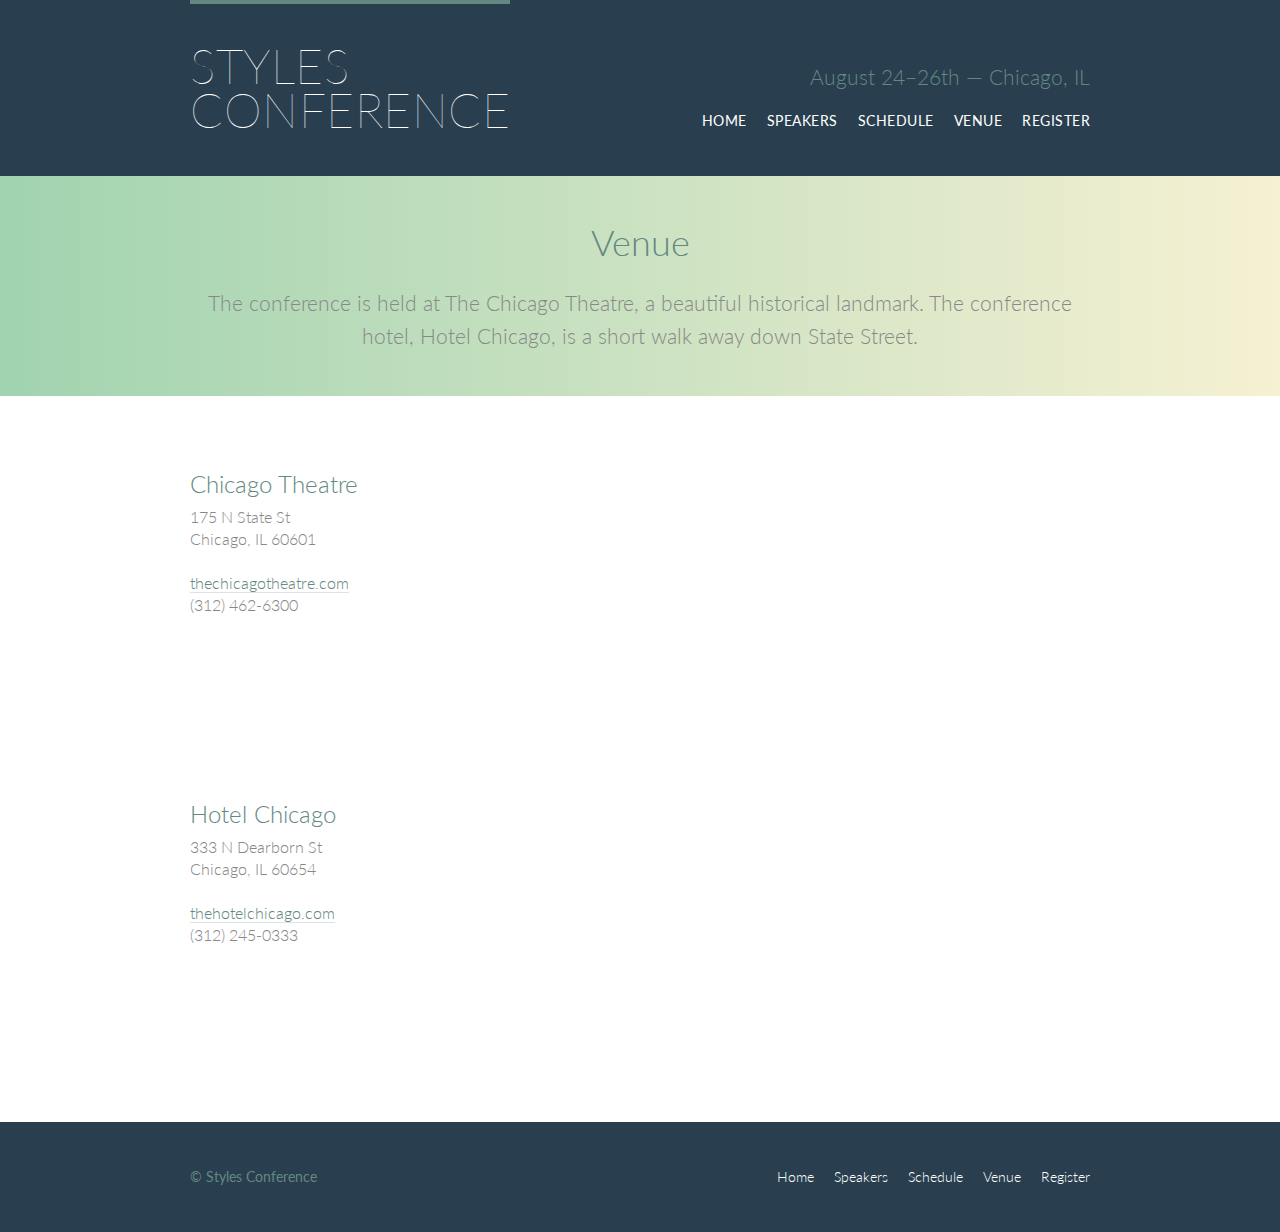
<file: venue.html>
<!DOCTYPE html>
<html lang="en">

  <head>
    <meta charset="utf-8">
    <title>Venue - Styles Conference</title>
    <link rel="stylesheet" href="assets/stylesheets/main.css">
    <link rel="stylesheet" href="http://fonts.googleapis.com/css?family=Lato:100,300,400">
  </head>

  <body>

    <!-- Header -->

    <header class="primary-header container group">

      <h1 class="logo">
        <a href="index.html">Styles <br> Conference</a>
      </h1>

      <h3 class="tagline">August 24&ndash;26th &mdash; Chicago, IL</h3>

      <nav class="nav primary-nav">
        <ul>
          <li><a href="index.html">Home</a></li><!--
          --><li><a href="speakers.html">Speakers</a></li><!--
          --><li><a href="schedule.html">Schedule</a></li><!--
          --><li><a href="venue.html">Venue</a></li><!--
          --><li><a href="register.html">Register</a></li>
        </ul>
      </nav>

    </header>

    <!-- Lead -->

    <section class="row-alt">
      <div class="lead container">

        <h1>Venue</h1>

        <p>The conference is held at The Chicago Theatre, a beautiful historical landmark. The conference hotel, Hotel Chicago, is a short walk away down State Street.</p>

      </div>
    </section>

    <!-- Main content -->

    <section class="row">
      <div class="grid">

        <!-- Chicago Theatre -->

        <section class="venue-theatre">

          <div class="col-1-3">
            <h2>Chicago Theatre</h2>
            <p>175 N State St <br> Chicago, IL 60601</p>
            <p><a href="http://www.thechicagotheatre.com/">thechicagotheatre.com</a> <br> (312) 462-6300</p>
          </div><!--

          --><iframe class="venue-map col-2-3" src="https://www.google.com/maps/embed?pb=!1m5!3m3!1m2!1s0x880e2ca55810a493%3A0x4700ddf60fcbfad6!2schicago+theatre!5e0!3m2!1sen!2sus!4v1388701393606"></iframe>

        </section>

        <!-- Hotel Chicago -->

        <section class="venue-hotel">

          <div class="col-1-3">
            <h2>Hotel Chicago</h2>
            <p>333 N Dearborn St <br> Chicago, IL 60654</p>
            <p><a href="http://thehotelchicago.com/">thehotelchicago.com</a> <br> (312) 245-0333</p>
          </div><!--

          --><iframe class="venue-map col-2-3" src="https://www.google.com/maps/embed?pb=!1m5!3m3!1m2!1s0x880e2cb1da049173%3A0xa5c91d255a775f0b!2sHotel+Sax+Chicago%2C+North+Dearborn+Street%2C+Chicago%2C+IL!5e0!3m2!1sen!2sus!4v1388702493978"></iframe>

        </section>

      </div>
    </section>

    <!-- Footer -->

    <footer class="primary-footer container group">

      <small>&copy; Styles Conference</small>

      <nav class="nav">
        <ul>
          <li><a href="index.html">Home</a></li><!--
          --><li><a href="speakers.html">Speakers</a></li><!--
          --><li><a href="schedule.html">Schedule</a></li><!--
          --><li><a href="venue.html">Venue</a></li><!--
          --><li><a href="register.html">Register</a></li>
        </ul>
      </nav>

    </footer>

  </body>
</html>
</file>
<file: assets/stylesheets/main.css>
/* http://meyerweb.com/eric/tools/css/reset/
   v2.0 | 20110126
   License: none (public domain)
*/

html, body, div, span, applet, object, iframe,
h1, h2, h3, h4, h5, h6, p, blockquote, pre,
a, abbr, acronym, address, big, cite, code,
del, dfn, em, img, ins, kbd, q, s, samp,
small, strike, strong, sub, sup, tt, var,
b, u, i, center,
dl, dt, dd, ol, ul, li,
fieldset, form, label, legend,
table, caption, tbody, tfoot, thead, tr, th, td,
article, aside, canvas, details, embed,
figure, figcaption, footer, header, hgroup,
menu, nav, output, ruby, section, summary,
time, mark, audio, video {
  margin: 0;
  padding: 0;
  border: 0;
  font-size: 100%;
  font: inherit;
  vertical-align: baseline;
}
/* HTML5 display-role reset for older browsers */
article, aside, details, figcaption, figure,
footer, header, hgroup, menu, nav, section {
  display: block;
}
body {
  line-height: 1;
}
ol, ul {
  list-style: none;
}
blockquote, q {
  quotes: none;
}
blockquote:before, blockquote:after,
q:before, q:after {
  content: '';
  content: none;
}
table {
  border-collapse: collapse;
  border-spacing: 0;
}

/*
  ========================================
  Custom styles
  ========================================
*/

body {
  background: #293f50;
  color: #888;
  font: 300 16px/22px "Lato", "Open Sans", "Helvetica Neue", Helvetica, Arial, sans-serif;
}

/*
  ========================================
  Grid
  ========================================
*/

*,
*:before,
*:after {
  -webkit-box-sizing: border-box;
     -moz-box-sizing: border-box;
          box-sizing: border-box;
}
.container,
.grid {
  margin: 0 auto;
  width: 960px;
}
.container {
  padding-left: 30px;
  padding-right: 30px;
}
.grid,
.col-1-3,
.col-2-3 {
  padding-left: 15px;
  padding-right: 15px;
}
.col-1-3,
.col-2-3  {
  display: inline-block;
  vertical-align: top;
}
.col-1-3 {
  width: 33.33%;
}
.col-2-3 {
  width: 66.66%;
}

/*
  ========================================
  Clearfix
  ========================================
*/

.group:before,
.group:after {
  content: "";
  display: table;
}
.group:after {
  clear: both;
}
.group {
  clear: both;
  *zoom: 1;
}

/*
  ========================================
  Rows
  ========================================
*/

.row,
.row-alt {
  min-width: 960px;
}
.row {
  background: #fff;
  padding: 66px 0 44px 0;
}
.row-alt {
  background: #cbe2c1;
  background: -webkit-linear-gradient(to right, #a1d3b0, #f6f1d3);
  background:    -moz-linear-gradient(to right, #a1d3b0, #f6f1d3);
  background:         linear-gradient(to right, #a1d3b0, #f6f1d3);
  padding: 44px 0 22px 0;
}

/*
  ========================================
  Typography
  ========================================
*/

h1, h2, h3, h4 {
  color: #648880;
}
h1, h3, h4, h5, p {
  margin-bottom: 22px;
}
h1 {
  font-size: 36px;
  line-height: 44px;
}
h2 {
  font-size: 24px;
  line-height: 44px;
}
h3 {
  font-size: 21px;
}
h4 {
  font-size: 18px;
}
h5 {
  color: #a9b2b9;
  font-size: 14px;
  font-weight: 400;
  text-transform: uppercase;
}
strong {
  font-weight: 400;
}
cite,
em {
  font-style: italic;
}

/*
  ========================================
  Leads
  ========================================
*/

.lead {
  text-align: center;
}
.lead p {
  font-size: 21px;
  line-height: 33px;
}

/*
  ========================================
  Links
  ========================================
*/

a {
  color: #648880;
  text-decoration: none;
}
a:hover {
  color: #a9b2b9;
}
p a {
  border-bottom: 1px solid #dfe2e5;
}
.primary-header a,
.primary-footer a {
  color: #fff;
}
.primary-header a:hover,
.primary-footer a:hover {
  color: #648880;
}

/*
  ========================================
  Buttons
  ========================================
*/

.btn {
  border-radius: 5px;
  color: #fff;
  cursor: pointer;
  display: inline-block;
  font-weight: 400;
  letter-spacing: .5px;
  margin: 0;
  text-transform: uppercase;
}
.btn-alt {
  border: 1px solid #fff;
  padding: 10px 30px;
}
.btn-alt:hover {
  background: #fff;
  color: #648880;
}

/*
  ========================================
  Primary header
  ========================================
*/

.logo {
  border-top: 4px solid #648880;
  float: left;
  font-size: 48px;
  font-weight: 100;
  letter-spacing: .5px;
  line-height: 44px;
  padding: 40px 0 22px 0;
  text-transform: uppercase;
}
.tagline {
  margin: 66px 0 22px 0;
  text-align: right;
}
.primary-nav {
  font-size: 14px;
  font-weight: 400;
  letter-spacing: .5px;
  text-transform: uppercase;
}

/*
  ========================================
  Primary footer
  ========================================
*/

.primary-footer {
  color: #648880;
  font-size: 14px;
  padding-bottom: 44px;
  padding-top: 44px;
}
.primary-footer small {
  float: left;
  font-weight: 400;
}

/*
  ========================================
  Navigation
  ========================================
*/

.nav {
  text-align: right;
}
.nav li {
  display: inline-block;
  margin: 0 10px;
  vertical-align: top;
}
.nav li:last-child {
  margin-right: 0;
}

/*
  ========================================
  Home
  ========================================
*/

.hero {
  color: #fff;
  line-height: 44px;
  padding: 22px 80px 66px 80px;
  text-align: center;
}
.hero h2 {
  font-size: 36px;
}
.hero p {
  font-size: 24px;
  font-weight: 100;
}
.teaser a:hover h3 {
  color: #a9b2b9;
}
.teaser img {
  border-radius: 5px;
  display: block;
  margin-bottom: 22px;
  max-width: 100%
}

/*
  ========================================
  Speakers
  ========================================
*/

.speaker {
  margin-bottom: 44px;
}
.speaker-info {
  border: 1px solid #dfe2e5;
  border-radius: 5px;
  margin-top: 88px;
  padding-bottom: 22px;
  text-align: center;
}
.speaker-info img {
  border-radius: 50%;
  height: 130px;
  margin: -66px 0 22px 0;
  vertical-align: top;
}

/*
  ========================================
  Venue
  ========================================
*/

.venue-theatre {
  margin-bottom: 66px;
}
.venue-hotel {
  margin-bottom: 22px;
}
.venue-map {
  height: 264px;
}

/*
  ========================================
  Register
  ========================================
*/

.why-attend {
  list-style: square;
  margin: 0 0 22px 30px;
}

form {
  margin-bottom: 22px;
}

input,
select,
textarea {
  font: 300 16px/22px "Lato", "Open Sans", "Helvetica Neue", Helvetica, Arial, sans-serif;
}

.register-group label {
  color: #648880;
  cursor: pointer;
  font-weight: 400;
}

.register-group input,
.register-group select,
.register-group textarea {
  border: 1px solid #c6c9cc;
  border-radius: 5px;
  color: #888;
  display: block;
  margin: 5px 0 27px 0;
  padding: 5px 8px;
}

.register-group input,
.register-group textarea {
  width: 100%;
}

.register-group select {
  height: 34px;
  width: 60px;
}

.register-group textarea {
  height: 78px;
}

.btn-default {
  border: 0;
  background: #648880;
  padding: 11px 30px;
  font-size: 14px;
}

.btn-default:hover {
  background: #77a198;
}

/*
  ========================================
  Schedule
  ========================================
*/

table {
  margin-bottom: 44px;
  width: 100%;
}
table:last-child {
  margin-bottom: 0;
}

th,
td {
  padding-bottom: 22px;
  vertical-align: top;
}

th {
  padding-right: 45px;
  text-align: right;
  width: 20%;
}

td {
  width: 40%;
}

thead {
  line-height: 44px;
}

thead th {
  color: #648880;
  font-size: 24px;
}

tbody th {
  color: #a9b2b9;
  font-size: 14px;
  font-weight: 400;
  padding-top: 22px;
  text-transform: uppercase;
}

tbody td {
  border-top: 1px solid #dfe2e5;
  padding-top: 21px;
}
tbody td:first-of-type {
  padding-right: 15px;
}
tbody td:last-of-type {
  padding-left: 15px;
}
tbody td:only-of-type {
  padding-left: 0;
  padding-right: 0;
}

table a {
  color: #888;
}

table h4 {
  margin-bottom:0;
}

.schedule-offset {
  color: #a9b2b9
}
</file>
